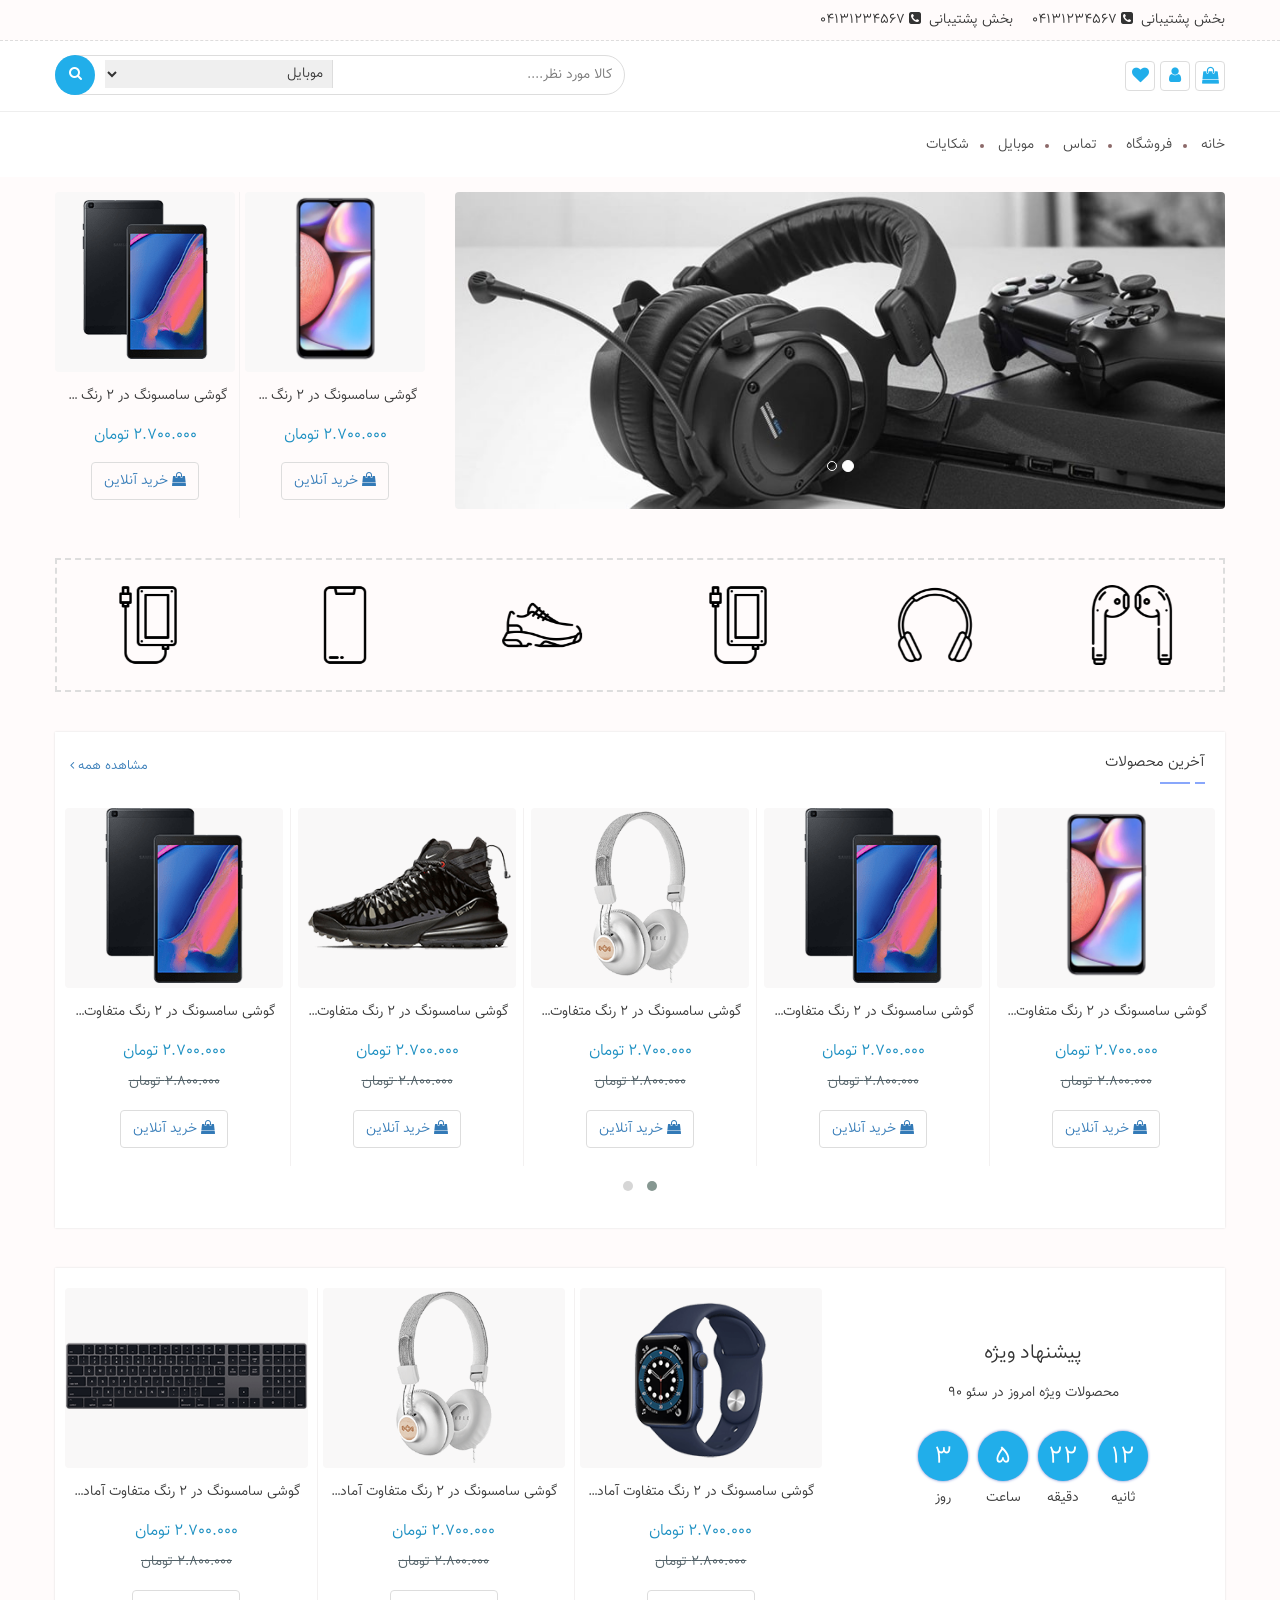
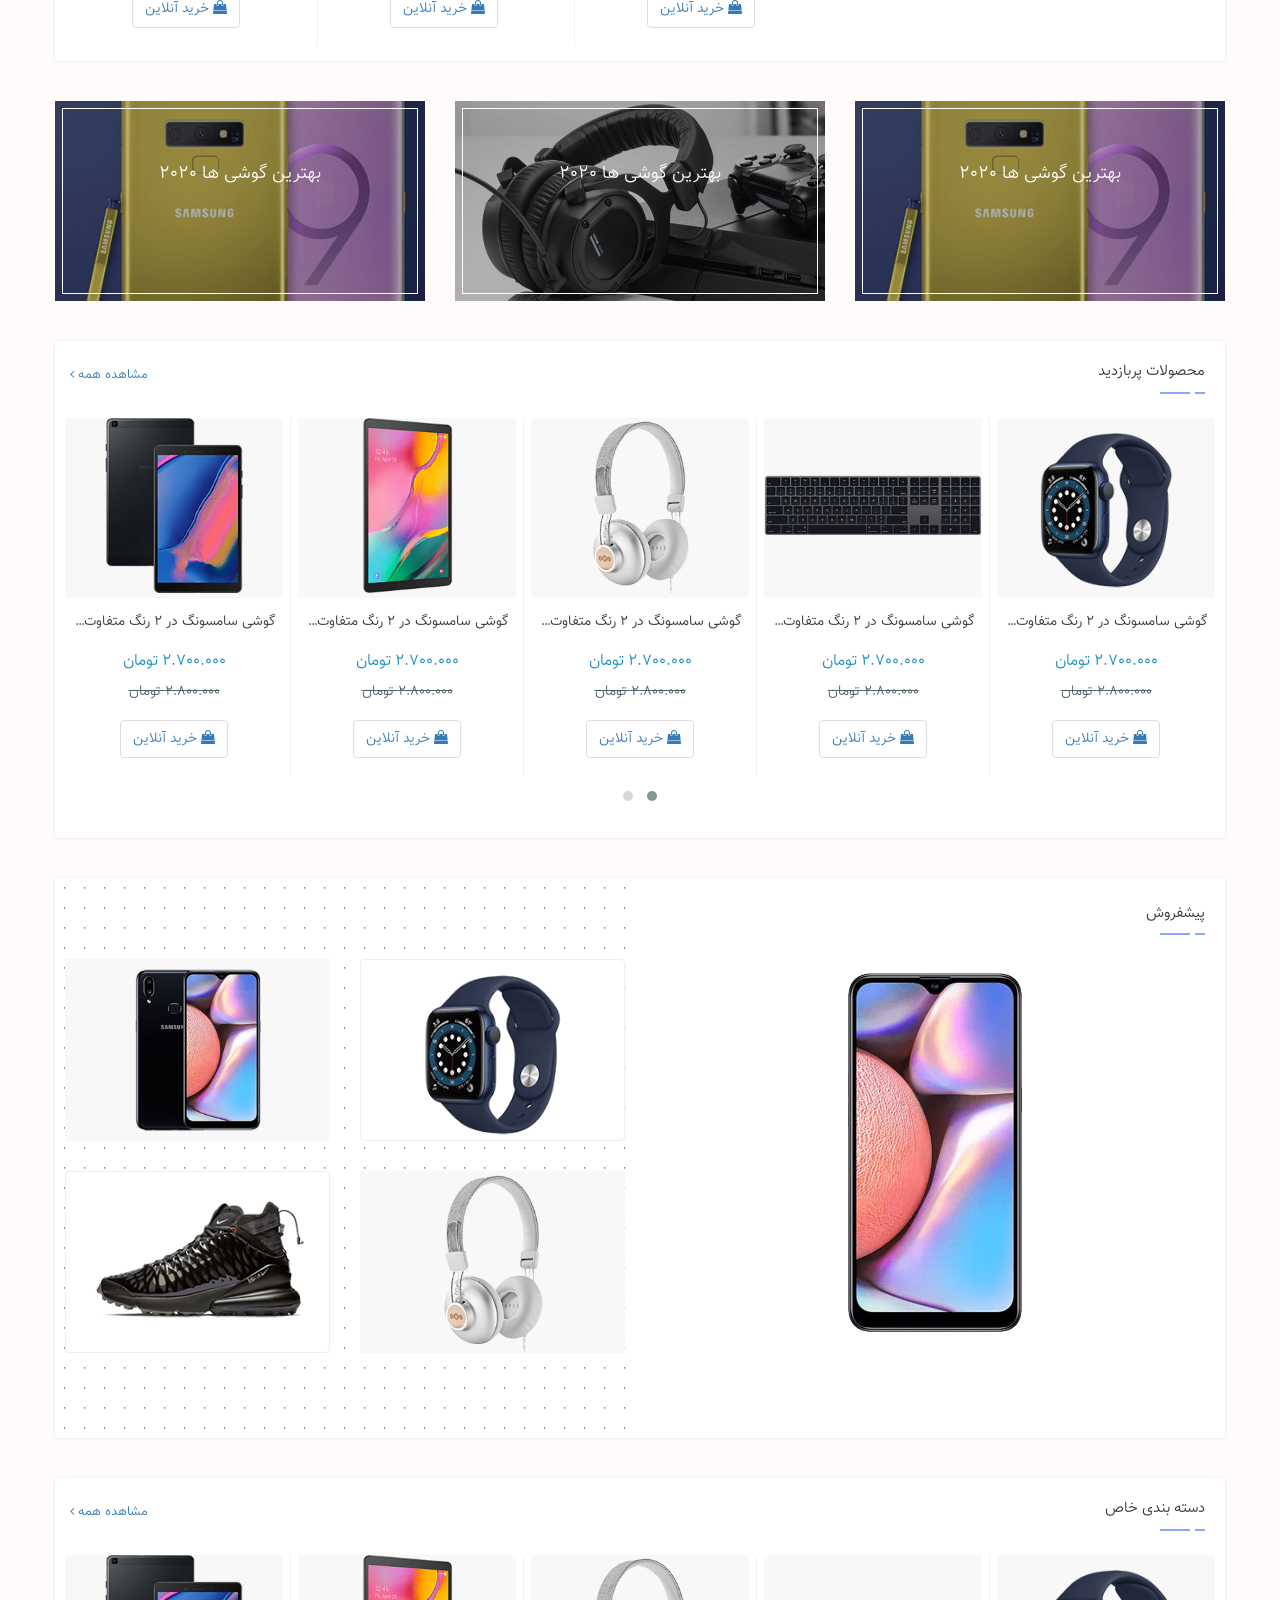
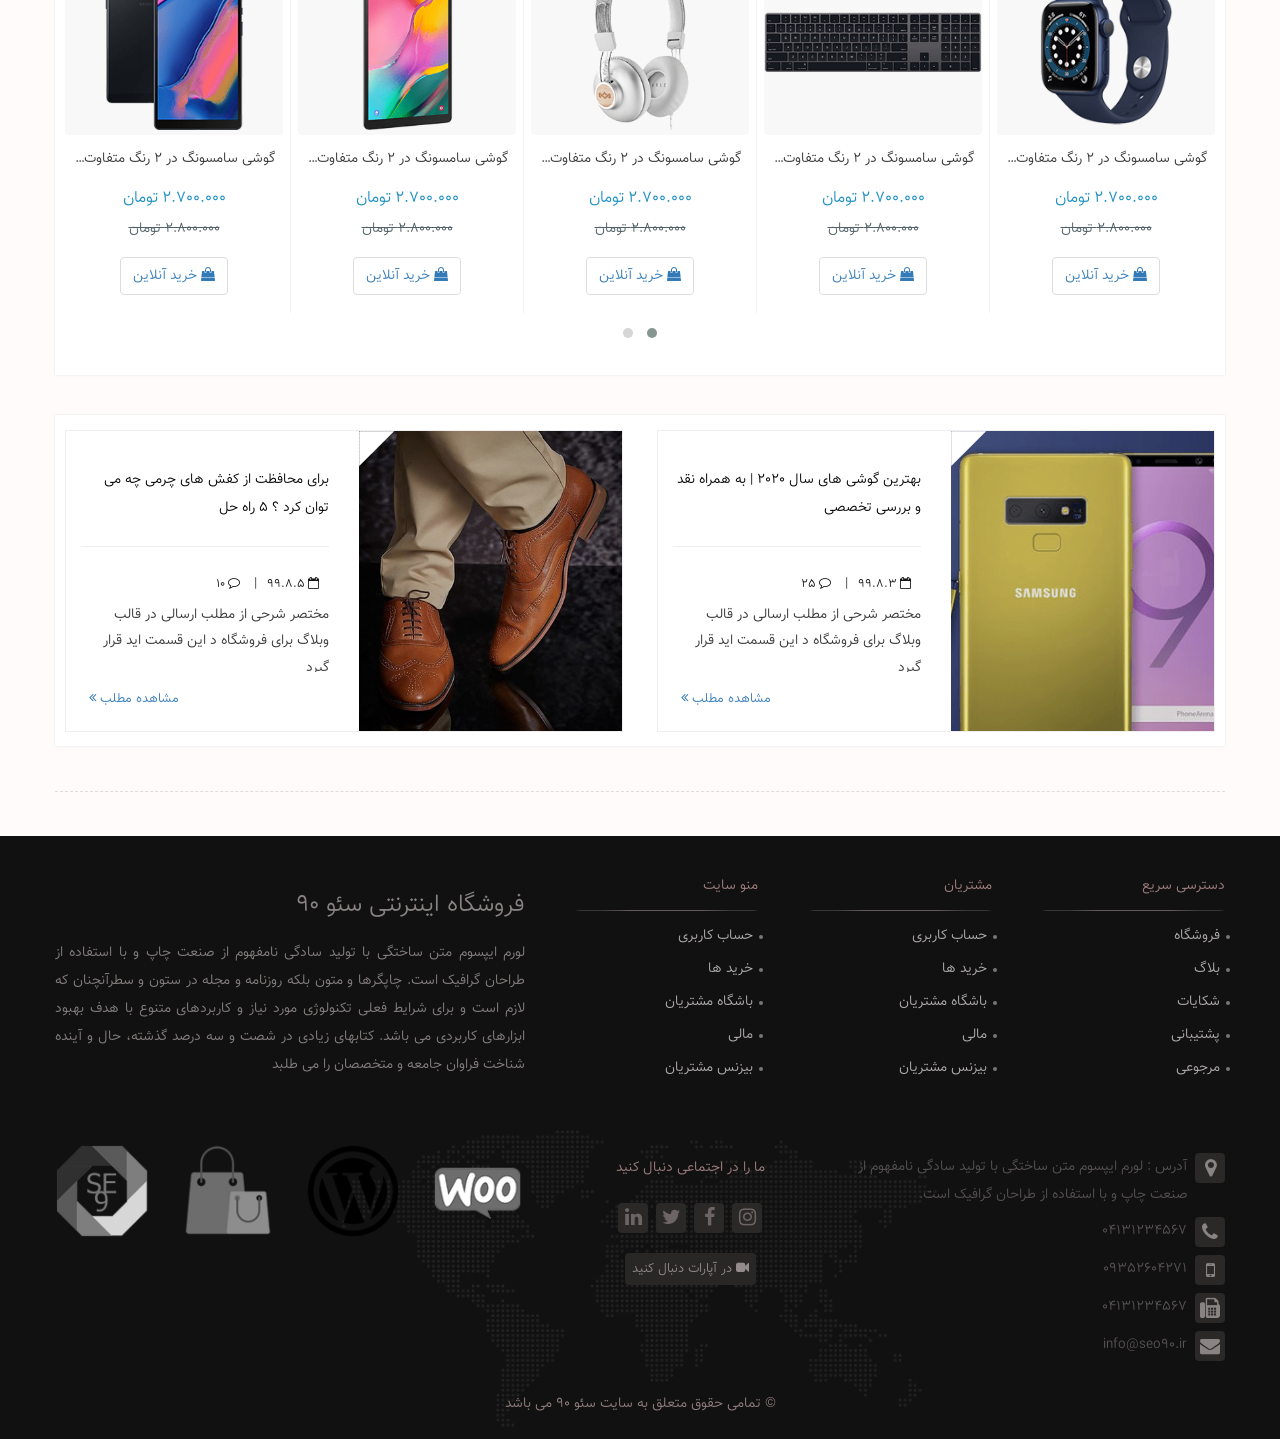
<file: index.html>
<!DOCTYPE html>
<html lang="en">

<head>
    <meta charset="utf-8">
    <meta http-equiv="X-UA-Compatible" content="IE=edge">
    <meta name="viewport" content="width=device-width, initial-scale=1">
    <title>Woo Project</title>

    <link href="css/bootstrap.min.css" rel="stylesheet">
    <link href="css/font-awesome.css" rel="stylesheet">
    <link href="css/owl.carousel.css" rel="stylesheet">
    <link href="css/owl.theme.default.css" rel="stylesheet">
    <link href="style.css" rel="stylesheet">
    <!-- HTML5 shim and Respond.js for IE8 support of HTML5 elements and media queries -->
    <!-- WARNING: Respond.js doesn't work if you view the page via file:// -->
    <!--[if lt IE 9]>
      <script src="https://oss.maxcdn.com/html5shiv/3.7.3/html5shiv.min.js"></script>
      <script src="https://oss.maxcdn.com/respond/1.4.2/respond.min.js"></script>
    <![endif]-->
</head>

<body>

<div class="top-access hidden-xs">
    <div class="container">
        <div class="row">
            <div class="col-md-6">
                <div class="access-right">
                    <span>بخش پشتیبانی &nbsp;<i class="fa fa-phone-square"></i> 04131234567</span>
                    <span>بخش پشتیبانی &nbsp;<i class="fa fa-phone-square"></i> 04131234567</span>
                </div>
            </div>
            <div class="col-md-6">
                <div class="access-left ">
                    
                </div>
            </div>
        </div>
    </div>
</div>

    <div class="top-wrap">
        <div class="container">
            <div class="row">
                <div class="col-md-6">
                    <div class="top-cart-box">
                        <ul>
                            <li title="سبد" data-toggle="tooltip" data-placement="bottom"><i
                                    class="fa fa-shopping-bag"></i></li>
                            <li title="حساب کاربری" data-toggle="tooltip" data-placement="bottom"><i
                                    class="fa fa-user"></i></li>
                            <li title="علاقمندی ها" data-toggle="tooltip" data-placement="bottom"><i
                                    class="fa fa-heart"></i></li>
                        </ul>
                    </div>
                </div>
                <div class="col-md-6">
                    <div class="form-seach">
                        <form>
                            <input type="text" name="" placeholder="کالا مورد نظر....">
                            <select>
                                <option>موبایل</option>
                                <option>لوازم خانگی</option>
                                <option>سوپر مارکت</option>
                            </select>
                            <button type="submit"><i class="fa fa-search"></i></button>
                        </form>
                    </div>
                </div>
            </div>
        </div>
    </div>


    <div class="main-menu">
        <div class="container">
            <div class="row">
                <div class="col-md-9">
                    <div class="menu-box">
                        <ul>
                            <li><a href="#">خانه</a></li>
                            <li><a href="#">فروشگاه</a>
                                <ul>
                                    <li><a href="#">خانه</a></li>
                                    <li><a href="#">فروشگاه</a></li>
                                    <li><a href="#">تماس</a>
                                        <ul>
                                            <li><a href="#">خانه</a></li>
                                            <li><a href="#">فروشگاه</a></li>
                                            <li><a href="#">تماس</a></li>
                                            <li><a href="#">موبایل</a></li>
                                            <li><a href="#">شکایات</a></li>
                                        </ul>
                                    </li>
                                    <li><a href="#">موبایل</a></li>
                                    <li><a href="#">شکایات</a></li>
                                </ul>
                            </li>
                            <li><a href="#">تماس</a></li>
                            <li><a href="#">موبایل</a></li>
                            <li><a href="#">شکایات</a></li>
                        </ul>
                    </div>
                </div>
                <div class="col-md-3">
                    <div class="logo-box">

                    </div>
                </div>
            </div>
        </div>
    </div>



    <div class="slider-wrap">
        <div class="container">
            <div class="row">
                <div class="col-md-8">
                    <div class="slider-box">
                        <div id="carousel-example-generic" class="carousel slide" data-ride="carousel">
                            <ol class="carousel-indicators">
                                <li data-target="#carousel-example-generic" data-slide-to="0" class="active"></li>
                                <li data-target="#carousel-example-generic" data-slide-to="1"></li>
                            </ol>
                            <div class="carousel-inner" role="listbox">
                                <div class="item active">
                                    <img src="img/slider2.jpg" alt="">
                                </div>
                                <div class="item">
                                    <img src="img/slider2.jpg" alt="">
                                </div>
                            </div>
                        </div>
                    </div>
                </div>
                <div class="col-md-4">
                    <div class="products-t-wrap owl-carousel owl-theme">
                        <div class="product-item">
                            <figure>
                                <figcaption class="cap-1">
                                    <img src="img/product/a10-1.png">
                                </figcaption>
                                <figcaption class="cap-2">
                                    <img src="img/product/a10-2.png">
                                </figcaption>
                            </figure>
                            <div class="product-excp">
                                <h6>گوشی سامسونگ در 2 رنگ متفاوت آماده خرید</h6>
                                <div class="pr-price text-center">
                                    <span>2.700.000 تومان</span>
                                </div>
                                <a href="#" class="a_buy"><i class="fa fa-shopping-bag"></i> خرید آنلاین</a>
                            </div>
                        </div>
                        <div class="product-item">
                            <figure>
                                <figcaption class="cap-1">
                                    <img src="img/product/tab1.png">
                                </figcaption>
                                <figcaption class="cap-2">
                                    <img src="img/product/tab2.png">
                                </figcaption>
                            </figure>
                            <div class="product-excp">
                                <h6>گوشی سامسونگ در 2 رنگ متفاوت آماده خرید</h6>
                                <div class="pr-price text-center">
                                    <span>2.700.000 تومان</span>
                                </div>
                                <a href="#" class="a_buy"><i class="fa fa-shopping-bag"></i> خرید آنلاین</a>
                            </div>
                        </div>
                    </div>
                </div>
            </div>
        </div>
    </div>



    <div class="category-slider-wrap">
        <div class="container">
            <div class="row">
                <div class="col-md-12">
                    <div class="cat-slider owl-carousel owl-theme">
                        <a href="#">
                            <div class="item text-center">
                                <img src="img/icons/airpods.png">
                            </div>
                        </a>
                        <div class="item">
                            <img src="img/icons/headphones.png">
                        </div>
                        <div class="item">
                            <img src="img/icons/powerbank.png">
                        </div>
                        <div class="item">
                            <img src="img/icons/running-shoe.png">
                        </div>
                        <div class="item">
                            <img src="img/icons/smartphone.png">
                        </div>
                        <div class="item">
                            <img src="img/icons/powerbank.png">
                        </div>
                        <div class="item">
                            <img src="img/icons/powerbank.png">
                        </div>
                        <div class="item">
                            <img src="img/icons/running-shoe.png">
                        </div>
                        <div class="item">
                            <img src="img/icons/smartphone.png">
                        </div>
                        <div class="item">
                            <img src="img/icons/powerbank.png">
                        </div>
                    </div>
                </div>
            </div>
        </div>
    </div>


    <div class="latest-products">
        <div class="container">
            <div class="sl-bx">
                <a href="#" class="see-all-a">مشاهده همه <i class="fa fa-angle-left"></i></a>
                <div class="title-box">
                    <span>آخرین محصولات</span>
                </div>

                <div class="row">
                    <div class="col-md-12">
                        <div class="latest-products-slider owl-carousel owl-theme">
                            <div class="product-item">
                                <figure>
                                    <figcaption class="cap-1">
                                        <img src="img/product/a10-1.png">
                                    </figcaption>
                                    <figcaption class="cap-2">
                                        <img src="img/product/a10-2.png">
                                    </figcaption>
                                </figure>
                                <div class="product-excp">
                                    <h6>گوشی سامسونگ در 2 رنگ متفاوت آماده خرید</h6>
                                    <div class="pr-price text-center">
                                        <span>2.700.000 تومان</span>
                                        <del>2.800.000 تومان</del>
                                    </div>
                                    <a href="#" class="a_buy"><i class="fa fa-shopping-bag"></i> خرید آنلاین</a>
                                </div>
                            </div>
                            <div class="product-item">
                                <figure>
                                    <figcaption class="cap-1">
                                        <img src="img/product/tab1.png">
                                    </figcaption>
                                    <figcaption class="cap-2">
                                        <img src="img/product/tab2.png">
                                    </figcaption>
                                </figure>
                                <div class="product-excp">
                                    <h6>گوشی سامسونگ در 2 رنگ متفاوت آماده خرید</h6>
                                    <div class="pr-price text-center">
                                        <span>2.700.000 تومان</span>
                                        <del>2.800.000 تومان</del>
                                    </div>
                                    <a href="#" class="a_buy"><i class="fa fa-shopping-bag"></i> خرید آنلاین</a>
                                </div>
                            </div>
                            <div class="product-item">
                                <figure>
                                    <figcaption class="cap-1">
                                        <img src="img/product/head1.png">
                                    </figcaption>
                                    <figcaption class="cap-2">
                                        <img src="img/product/head1.png">
                                    </figcaption>
                                </figure>
                                <div class="product-excp">
                                    <h6>گوشی سامسونگ در 2 رنگ متفاوت آماده خرید</h6>
                                    <div class="pr-price text-center">
                                        <span>2.700.000 تومان</span>
                                        <del>2.800.000 تومان</del>
                                    </div>
                                    <a href="#" class="a_buy"><i class="fa fa-shopping-bag"></i> خرید آنلاین</a>
                                </div>
                            </div>
                            <div class="product-item">
                                <figure>
                                    <figcaption class="cap-1">
                                        <img src="img/product/shoe.png">
                                    </figcaption>
                                    <figcaption class="cap-2">
                                        <img src="img/product/shoe.png">
                                    </figcaption>
                                </figure>
                                <div class="product-excp">
                                    <h6>گوشی سامسونگ در 2 رنگ متفاوت آماده خرید</h6>
                                    <div class="pr-price text-center">
                                        <span>2.700.000 تومان</span>
                                        <del>2.800.000 تومان</del>
                                    </div>
                                    <a href="#" class="a_buy"><i class="fa fa-shopping-bag"></i> خرید آنلاین</a>
                                </div>
                            </div>
                            <div class="product-item">
                                <figure>
                                    <figcaption class="cap-1">
                                        <img src="img/product/tab1.png">
                                    </figcaption>
                                    <figcaption class="cap-2">
                                        <img src="img/product/tab2.png">
                                    </figcaption>
                                </figure>
                                <div class="product-excp">
                                    <h6>گوشی سامسونگ در 2 رنگ متفاوت آماده خرید</h6>
                                    <div class="pr-price text-center">
                                        <span>2.700.000 تومان</span>
                                        <del>2.800.000 تومان</del>
                                    </div>
                                    <a href="#" class="a_buy"><i class="fa fa-shopping-bag"></i> خرید آنلاین</a>
                                </div>
                            </div>
                            <div class="product-item">
                                <figure>
                                    <figcaption class="cap-1">
                                        <img src="img/product/shoe.png">
                                    </figcaption>
                                    <figcaption class="cap-2">
                                        <img src="img/product/shoe.png">
                                    </figcaption>
                                </figure>
                                <div class="product-excp">
                                    <h6>گوشی سامسونگ در 2 رنگ متفاوت آماده خرید</h6>
                                    <div class="pr-price text-center">
                                        <span>2.700.000 تومان</span>
                                        <del>2.800.000 تومان</del>
                                    </div>
                                    <a href="#" class="a_buy"><i class="fa fa-shopping-bag"></i> خرید آنلاین</a>
                                </div>
                            </div>
                        </div>
                    </div>
                </div>
            </div>
        </div>
    </div>




    <div class="spec-offer">
        <div class="container">
            <div class="sl-bx">
                <div class="row">
                    <div class="col-md-4">
                        <div class="desc text-center" style="padding-top: 25px;">
                            <h3>پیشنهاد ویژه</h3>
                            <p>محصولات ویژه امروز در سئو 90</p>
                            <div class="counter-box">
                                <span>12 <sub>ثانیه</sub></span>

                                <span>22 <sub>دقیقه</sub></span>

                                <span>5 <sub>ساعت</sub></span>

                                <span>3 <sub>روز</sub></span>

                            </div>
                        </div>
                    </div>
                    <div class="col-md-8">
                        <div class="offer-slider owl-carousel owl-theme">
                            <div class="product-item">
                                <figure>
                                    <figcaption class="cap-1">
                                        <img src="img/product/watch1.png">
                                    </figcaption>
                                    <figcaption class="cap-2">
                                        <img src="img/product/watch2.png">
                                    </figcaption>
                                </figure>
                                <div class="product-excp">
                                    <h6>گوشی سامسونگ در 2 رنگ متفاوت آماده خرید</h6>
                                    <div class="pr-price text-center">
                                        <span>2.700.000 تومان</span>
                                        <del>2.800.000 تومان</del>
                                    </div>
                                    <a href="#" class="a_buy"><i class="fa fa-shopping-bag"></i> خرید آنلاین</a>
                                </div>
                            </div>
                            <div class="product-item">
                                <figure>
                                    <figcaption class="cap-1">
                                        <img src="img/product/head1.png">
                                    </figcaption>
                                    <figcaption class="cap-2">
                                        <img src="img/product/head1.png">
                                    </figcaption>
                                </figure>
                                <div class="product-excp">
                                    <h6>گوشی سامسونگ در 2 رنگ متفاوت آماده خرید</h6>
                                    <div class="pr-price text-center">
                                        <span>2.700.000 تومان</span>
                                        <del>2.800.000 تومان</del>
                                    </div>
                                    <a href="#" class="a_buy"><i class="fa fa-shopping-bag"></i> خرید آنلاین</a>
                                </div>
                            </div>
                            <div class="product-item">
                                <figure>
                                    <figcaption class="cap-1">
                                        <img src="img/product/keyboard1.png">
                                    </figcaption>
                                    <figcaption class="cap-2">
                                        <img src="img/product/keyboard2.png">
                                    </figcaption>
                                </figure>
                                <div class="product-excp">
                                    <h6>گوشی سامسونگ در 2 رنگ متفاوت آماده خرید</h6>
                                    <div class="pr-price text-center">
                                        <span>2.700.000 تومان</span>
                                        <del>2.800.000 تومان</del>
                                    </div>
                                    <a href="#" class="a_buy"><i class="fa fa-shopping-bag"></i> خرید آنلاین</a>
                                </div>
                            </div>
                        </div>
                    </div>
                </div>
            </div>
        </div>
    </div>




    <div class="index-ads">
        <div class="container">
            <div class="row">
                <div class="col-md-4">
                    <div class="ads-box">
                        <figure>
                            <img src="img/blog1.png" alt="">
                            <figcaption>
                                <h4>بهترین گوشی ها 2020</h4>
                            </figcaption>
                        </figure>
                    </div>
                </div>
                <div class="col-md-4">
                    <div class="ads-box">
                        <figure>
                            <img src="img/slider2.jpg" alt="">
                            <figcaption>
                                <h4>بهترین گوشی ها 2020</h4>
                            </figcaption>
                        </figure>
                    </div>
                </div>
                <div class="col-md-4">
                    <div class="ads-box">
                        <figure>
                            <img src="img/blog1.png" alt="">
                            <figcaption>
                                <h4>بهترین گوشی ها 2020</h4>
                            </figcaption>
                        </figure>
                    </div>
                </div>
            </div>
        </div>
    </div>



    <div class="latest-products">
        <div class="container">
            <div class="sl-bx">
                <a href="#" class="see-all-a">مشاهده همه <i class="fa fa-angle-left"></i></a>
                <div class="title-box">
                    <span>محصولات پربازدید</span>
                </div>
                <div class="row">
                    <div class="col-md-12">
                        <div class="latest-products-slider owl-carousel owl-theme">
                            <div class="product-item">
                                <figure>
                                    <figcaption class="cap-1">
                                        <img src="img/product/watch1.png">
                                    </figcaption>
                                    <figcaption class="cap-2">
                                        <img src="img/product/watch2.png">
                                    </figcaption>
                                </figure>
                                <div class="product-excp">
                                    <h6>گوشی سامسونگ در 2 رنگ متفاوت آماده خرید</h6>
                                    <div class="pr-price text-center">
                                        <span>2.700.000 تومان</span>
                                        <del>2.800.000 تومان</del>
                                    </div>
                                    <a href="#" class="a_buy"><i class="fa fa-shopping-bag"></i> خرید آنلاین</a>
                                </div>
                            </div>
                            <div class="product-item">
                                <figure>
                                    <figcaption class="cap-1">
                                        <img src="img/product/keyboard1.png">
                                    </figcaption>
                                    <figcaption class="cap-2">
                                        <img src="img/product/keyboard2.png">
                                    </figcaption>
                                </figure>
                                <div class="product-excp">
                                    <h6>گوشی سامسونگ در 2 رنگ متفاوت آماده خرید</h6>
                                    <div class="pr-price text-center">
                                        <span>2.700.000 تومان</span>
                                        <del>2.800.000 تومان</del>
                                    </div>
                                    <a href="#" class="a_buy"><i class="fa fa-shopping-bag"></i> خرید آنلاین</a>
                                </div>
                            </div>
                            <div class="product-item">
                                <figure>
                                    <figcaption class="cap-1">
                                        <img src="img/product/head1.png">
                                    </figcaption>
                                    <figcaption class="cap-2">
                                        <img src="img/product/head1.png">
                                    </figcaption>
                                </figure>
                                <div class="product-excp">
                                    <h6>گوشی سامسونگ در 2 رنگ متفاوت آماده خرید</h6>
                                    <div class="pr-price text-center">
                                        <span>2.700.000 تومان</span>
                                        <del>2.800.000 تومان</del>
                                    </div>
                                    <a href="#" class="a_buy"><i class="fa fa-shopping-bag"></i> خرید آنلاین</a>
                                </div>
                            </div>
                            <div class="product-item">
                                <figure>
                                    <figcaption class="cap-1">
                                        <img src="img/product/tablet1.png">
                                    </figcaption>
                                    <figcaption class="cap-2">
                                        <img src="img/product/tablet2.png">
                                    </figcaption>
                                </figure>
                                <div class="product-excp">
                                    <h6>گوشی سامسونگ در 2 رنگ متفاوت آماده خرید</h6>
                                    <div class="pr-price text-center">
                                        <span>2.700.000 تومان</span>
                                        <del>2.800.000 تومان</del>
                                    </div>
                                    <a href="#" class="a_buy"><i class="fa fa-shopping-bag"></i> خرید آنلاین</a>
                                </div>
                            </div>
                            <div class="product-item">
                                <figure>
                                    <figcaption class="cap-1">
                                        <img src="img/product/tab1.png">
                                    </figcaption>
                                    <figcaption class="cap-2">
                                        <img src="img/product/tab2.png">
                                    </figcaption>
                                </figure>
                                <div class="product-excp">
                                    <h6>گوشی سامسونگ در 2 رنگ متفاوت آماده خرید</h6>
                                    <div class="pr-price text-center">
                                        <span>2.700.000 تومان</span>
                                        <del>2.800.000 تومان</del>
                                    </div>
                                    <a href="#" class="a_buy"><i class="fa fa-shopping-bag"></i> خرید آنلاین</a>
                                </div>
                            </div>
                            <div class="product-item">
                                <figure>
                                    <figcaption class="cap-1">
                                        <img src="img/product/shoe.png">
                                    </figcaption>
                                    <figcaption class="cap-2">
                                        <img src="img/product/shoe.png">
                                    </figcaption>
                                </figure>
                                <div class="product-excp">
                                    <h6>گوشی سامسونگ در 2 رنگ متفاوت آماده خرید</h6>
                                    <div class="pr-price text-center">
                                        <span>2.700.000 تومان</span>
                                        <del>2.800.000 تومان</del>
                                    </div>
                                    <a href="#" class="a_buy"><i class="fa fa-shopping-bag"></i> خرید آنلاین</a>
                                </div>
                            </div>
                        </div>
                    </div>
                </div>
            </div>
        </div>
    </div>




    <div class="pre-sale">
        <div class="container">
            <div class="sl-bx">
                <div class="title-box">
                    <span>پیشفروش</span>
                </div>
            <div class="row">
                <div class="col-md-6">
                    <div class="pre-sale-bx">

                        <figure class="one-fig">
                            <img src="img/product/a10-1.png" alt="">
                        </figure>

                    </div>
                </div>
                <div class="col-md-6">
                    <div class="row">
                        <div class="col-md-6">
                            <div class="pre-sale-bx">
                                <figure class="bg-white border-e">
                                    <img src="img/product/watch1.png" alt="">
                                </figure> 
                            </div>
                        </div>
                        <div class="col-md-6">
                            <div class="pre-sale-bx">
                                <figure>
                                    <img src="img/product/a10-2.png" alt="">
                                </figure>
                            </div>
                        </div>
                        <div class="col-md-6">
                            <div class="pre-sale-bx">
                                <figure>
                                    <img src="img/product/head1.png" alt="">
                                </figure>
                            </div>
                        </div>
                        <div class="col-md-6">
                            <div class="pre-sale-bx">
                                <figure  class="bg-white border-e">
                                    <img src="img/product/shoe.png" alt="">
                                </figure>
                            </div>
                        </div>
                    </div>
                </div>
            </div>
            </div>
        </div>
    </div>





    <div class="latest-products">
        <div class="container">
            <div class="sl-bx">
                <a href="#" class="see-all-a">مشاهده همه <i class="fa fa-angle-left"></i></a>
                <div class="title-box">
                    <span>دسته بندی خاص</span>
                </div>
                <div class="row">
                    <div class="col-md-12">
                        <div class="latest-products-slider owl-carousel owl-theme">
                            <div class="product-item">
                                <figure>
                                    <figcaption class="cap-1">
                                        <img src="img/product/watch1.png">
                                    </figcaption>
                                    <figcaption class="cap-2">
                                        <img src="img/product/watch2.png">
                                    </figcaption>
                                </figure>
                                <div class="product-excp">
                                    <h6>گوشی سامسونگ در 2 رنگ متفاوت آماده خرید</h6>
                                    <div class="pr-price text-center">
                                        <span>2.700.000 تومان</span>
                                        <del>2.800.000 تومان</del>
                                    </div>
                                    <a href="#" class="a_buy"><i class="fa fa-shopping-bag"></i> خرید آنلاین</a>
                                </div>
                            </div>
                            <div class="product-item">
                                <figure>
                                    <figcaption class="cap-1">
                                        <img src="img/product/keyboard1.png">
                                    </figcaption>
                                    <figcaption class="cap-2">
                                        <img src="img/product/keyboard2.png">
                                    </figcaption>
                                </figure>
                                <div class="product-excp">
                                    <h6>گوشی سامسونگ در 2 رنگ متفاوت آماده خرید</h6>
                                    <div class="pr-price text-center">
                                        <span>2.700.000 تومان</span>
                                        <del>2.800.000 تومان</del>
                                    </div>
                                    <a href="#" class="a_buy"><i class="fa fa-shopping-bag"></i> خرید آنلاین</a>
                                </div>
                            </div>
                            <div class="product-item">
                                <figure>
                                    <figcaption class="cap-1">
                                        <img src="img/product/head1.png">
                                    </figcaption>
                                    <figcaption class="cap-2">
                                        <img src="img/product/head1.png">
                                    </figcaption>
                                </figure>
                                <div class="product-excp">
                                    <h6>گوشی سامسونگ در 2 رنگ متفاوت آماده خرید</h6>
                                    <div class="pr-price text-center">
                                        <span>2.700.000 تومان</span>
                                        <del>2.800.000 تومان</del>
                                    </div>
                                    <a href="#" class="a_buy"><i class="fa fa-shopping-bag"></i> خرید آنلاین</a>
                                </div>
                            </div>
                            <div class="product-item">
                                <figure>
                                    <figcaption class="cap-1">
                                        <img src="img/product/tablet1.png">
                                    </figcaption>
                                    <figcaption class="cap-2">
                                        <img src="img/product/tablet2.png">
                                    </figcaption>
                                </figure>
                                <div class="product-excp">
                                    <h6>گوشی سامسونگ در 2 رنگ متفاوت آماده خرید</h6>
                                    <div class="pr-price text-center">
                                        <span>2.700.000 تومان</span>
                                        <del>2.800.000 تومان</del>
                                    </div>
                                    <a href="#" class="a_buy"><i class="fa fa-shopping-bag"></i> خرید آنلاین</a>
                                </div>
                            </div>
                            <div class="product-item">
                                <figure>
                                    <figcaption class="cap-1">
                                        <img src="img/product/tab1.png">
                                    </figcaption>
                                    <figcaption class="cap-2">
                                        <img src="img/product/tab2.png">
                                    </figcaption>
                                </figure>
                                <div class="product-excp">
                                    <h6>گوشی سامسونگ در 2 رنگ متفاوت آماده خرید</h6>
                                    <div class="pr-price text-center">
                                        <span>2.700.000 تومان</span>
                                        <del>2.800.000 تومان</del>
                                    </div>
                                    <a href="#" class="a_buy"><i class="fa fa-shopping-bag"></i> خرید آنلاین</a>
                                </div>
                            </div>
                            <div class="product-item">
                                <figure>
                                    <figcaption class="cap-1">
                                        <img src="img/product/shoe.png">
                                    </figcaption>
                                    <figcaption class="cap-2">
                                        <img src="img/product/shoe.png">
                                    </figcaption>
                                </figure>
                                <div class="product-excp">
                                    <h6>گوشی سامسونگ در 2 رنگ متفاوت آماده خرید</h6>
                                    <div class="pr-price text-center">
                                        <span>2.700.000 تومان</span>
                                        <del>2.800.000 تومان</del>
                                    </div>
                                    <a href="#" class="a_buy"><i class="fa fa-shopping-bag"></i> خرید آنلاین</a>
                                </div>
                            </div>
                        </div>
                    </div>
                </div>
            </div>
        </div>
    </div>



    <div class="index-blog">
        <div class="container">
            <div class="sl-bx">
            <div class="row">
                <div class="blog-slider owl-carousel owl-theme">
                    <div class="item">
                        <div class="col-md-6 nopadding-r">
                            <div class="index-blog-img">
                                <figure>
                                    <img src="img/blog1.png" alt="">
                                </figure>
                            </div>
                        </div>
                        <div class="col-md-6">
                            <div class="index-blog-text">
                                <h5>بهترین گوشی های سال 2020 | به همراه نقد و بررسی تخصصی</h5><hr>
                                <span><i class="fa fa-calendar-o"></i> 99.8.3</span>|
                                <span><i class="fa fa-comment-o"></i> 25</span>
                                <p>مختصر شرحی از مطلب ارسالی در قالب وبلاگ برای فروشگاه د این قسمت اید قرار گیرد</p>
                                <div class="text-left">
                                    <a href="#">مشاهده مطلب <i class="fa fa-angle-double-left"></i></a>
                                </div>
                            </div>
                        </div>
                    </div>
                    <div class="item">
                        <div class="col-md-6 nopadding-r">
                            <div class="index-blog-img">
                                <figure>
                                <img src="img/blog2.jpg" alt="">
                            </figure>
                            </div>
                        </div>
                        <div class="col-md-6">
                            <div class="index-blog-text">
                                <h5>برای محافظت از کفش های چرمی چه می توان کرد ؟ 5 راه حل</h5><hr>
                                <span><i class="fa fa-calendar-o"></i> 99.8.5</span>|
                                <span><i class="fa fa-comment-o"></i> 10</span>
                                <p>مختصر شرحی از مطلب ارسالی در قالب وبلاگ برای فروشگاه د این قسمت اید قرار گیرد</p>
                                <div class="text-left">
                                    <a href="#">مشاهده مطلب <i class="fa fa-angle-double-left"></i></a>
                                </div>
                            </div>
                        </div>
                    </div>
                </div>
            </div>
        </div>
    </div>


    <div class="footer-wrap">
        <div class="container">
            <div class="row">
                <div class="col-md-7">
                    <div class="row">
                        <div class="col-md-4">
                            <div class="footer-menu">
                                <span class="title">دسترسی سریع</span>
                                <ul>
                                    <li><a href="#">فروشگاه</a></li>
                                    <li><a href="#">بلاگ</a></li>
                                    <li><a href="#">شکایات</a></li>
                                    <li><a href="#">پشتیبانی</a></li>
                                    <li><a href="#">مرجوعی</a></li>
                                </ul>
                            </div>
                        </div>
                        <div class="col-md-4">
                            <div class="footer-menu">
                                <span class="title">مشتریان</span>
                                <ul>
                                    <li><a href="#">حساب کاربری</a></li>
                                    <li><a href="#">خرید ها</a></li>
                                    <li><a href="#">باشگاه مشتریان</a></li>
                                    <li><a href="#">مالی</a></li>
                                    <li><a href="#">بیزنس مشتریان</a></li>
                                </ul>
                            </div>
                        </div>
                        <div class="col-md-4">
                            <div class="footer-menu">
                                <span class="title">منو سایت</span>
                                <ul>
                                    <li><a href="#">حساب کاربری</a></li>
                                    <li><a href="#">خرید ها</a></li>
                                    <li><a href="#">باشگاه مشتریان</a></li>
                                    <li><a href="#">مالی</a></li>
                                    <li><a href="#">بیزنس مشتریان</a></li>
                                </ul>
                            </div>
                        </div>
                    </div>
                </div>
                <div class="col-md-5">
                    <div class="footer-desc">
                        <h1>فروشگاه اینترنتی سئو 90</h1>
                        <p>لورم ایپسوم متن ساختگی با تولید سادگی نامفهوم از صنعت چاپ و با استفاده از طراحان گرافیک است. چاپگرها و متون بلکه روزنامه و مجله در ستون و سطرآنچنان که لازم است و برای شرایط فعلی تکنولوژی مورد نیاز و کاربردهای متنوع با هدف بهبود ابزارهای کاربردی می باشد. کتابهای زیادی در شصت و سه درصد گذشته، حال و آینده شناخت فراوان جامعه و متخصصان را می طلبد</p>
                    </div>
                </div>
            </div>
        </div>
    </div>



    <div class="footer-mega">
        <div class="container">
            <div class="row">
                <div class="col-md-4">
                    <div class="footer-add">
                        <ul>
                            <li><i class="fa fa-map-marker"></i> آدرس : لورم ایپسوم متن ساختگی با تولید سادگی نامفهوم از صنعت چاپ و با استفاده از طراحان گرافیک است.</li>
                            <li><i class="fa fa-phone"></i> 04131234567</li>
                            <li><i class="fa fa-mobile"></i>09352604271</li>
                            <li><i class="fa fa-fax"></i>04131234567</li>
                            <li><i class="fa fa-envelope"></i>info@seo90.ir</li>
                        </ul>
                    </div>
                </div>
                    <div class="col-md-3 text-center">
                        <div class="footer-social">
                            <span class="title">ما را در اجتماعی دنبال کنید</span>
                            <ul>
                                <li><a href="#"><i class="fa fa-instagram"></i></a></li>
                                <li><a href="#"><i class="fa fa-facebook"></i></a></li>
                                <li><a href="#"><i class="fa fa-twitter"></i></a></li>
                                <li><a href="#"><i class="fa fa-linkedin"></i></a></li>
                            </ul>
                            <a href="#" class="footer-ap"><i class="fa fa-video-camera"></i> در آپارات دنبال کنید</a>
                        </div>
                    </div>
                    <div class="col-md-5">
                        <div class="footer-logo">
                            <div class="row">
                                <div class="col-md-3">
                                    <div class="footer-brands"><img src="img/footer/wooo-footer.png" alt=""></div>
                                </div>
                                <div class="col-md-3">
                                    <div class="footer-brands"><img src="img/footer/wor-footer.png" alt=""></div>
                                </div>
                                <div class="col-md-3">
                                    <div class="footer-brands"><img src="img/footer/cart-footer.png" alt=""></div>
                                </div>
                                <div class="col-md-3">
                                    <div class="footer-brands"><img src="img/footer/se-footer.png" alt=""></div>
                                </div>
                            </div>
                        </div>
                    </div>
                <div class="col-md-12 text-center">
                    <div class="copy-r">
                        <span>&copy; تمامی حقوق متعلق به سایت سئو 90 می باشد </span>
                    </div>
                </div>
            </div>
        </div>
    </div>


    <script src="js/Jquery.js"></script>
    <script src="js/bootstrap.min.js"></script>
    <script src="js/owl.carousel.min.js"></script>
    <script src="js/index.js"></script>
</body>

</html>
</file>
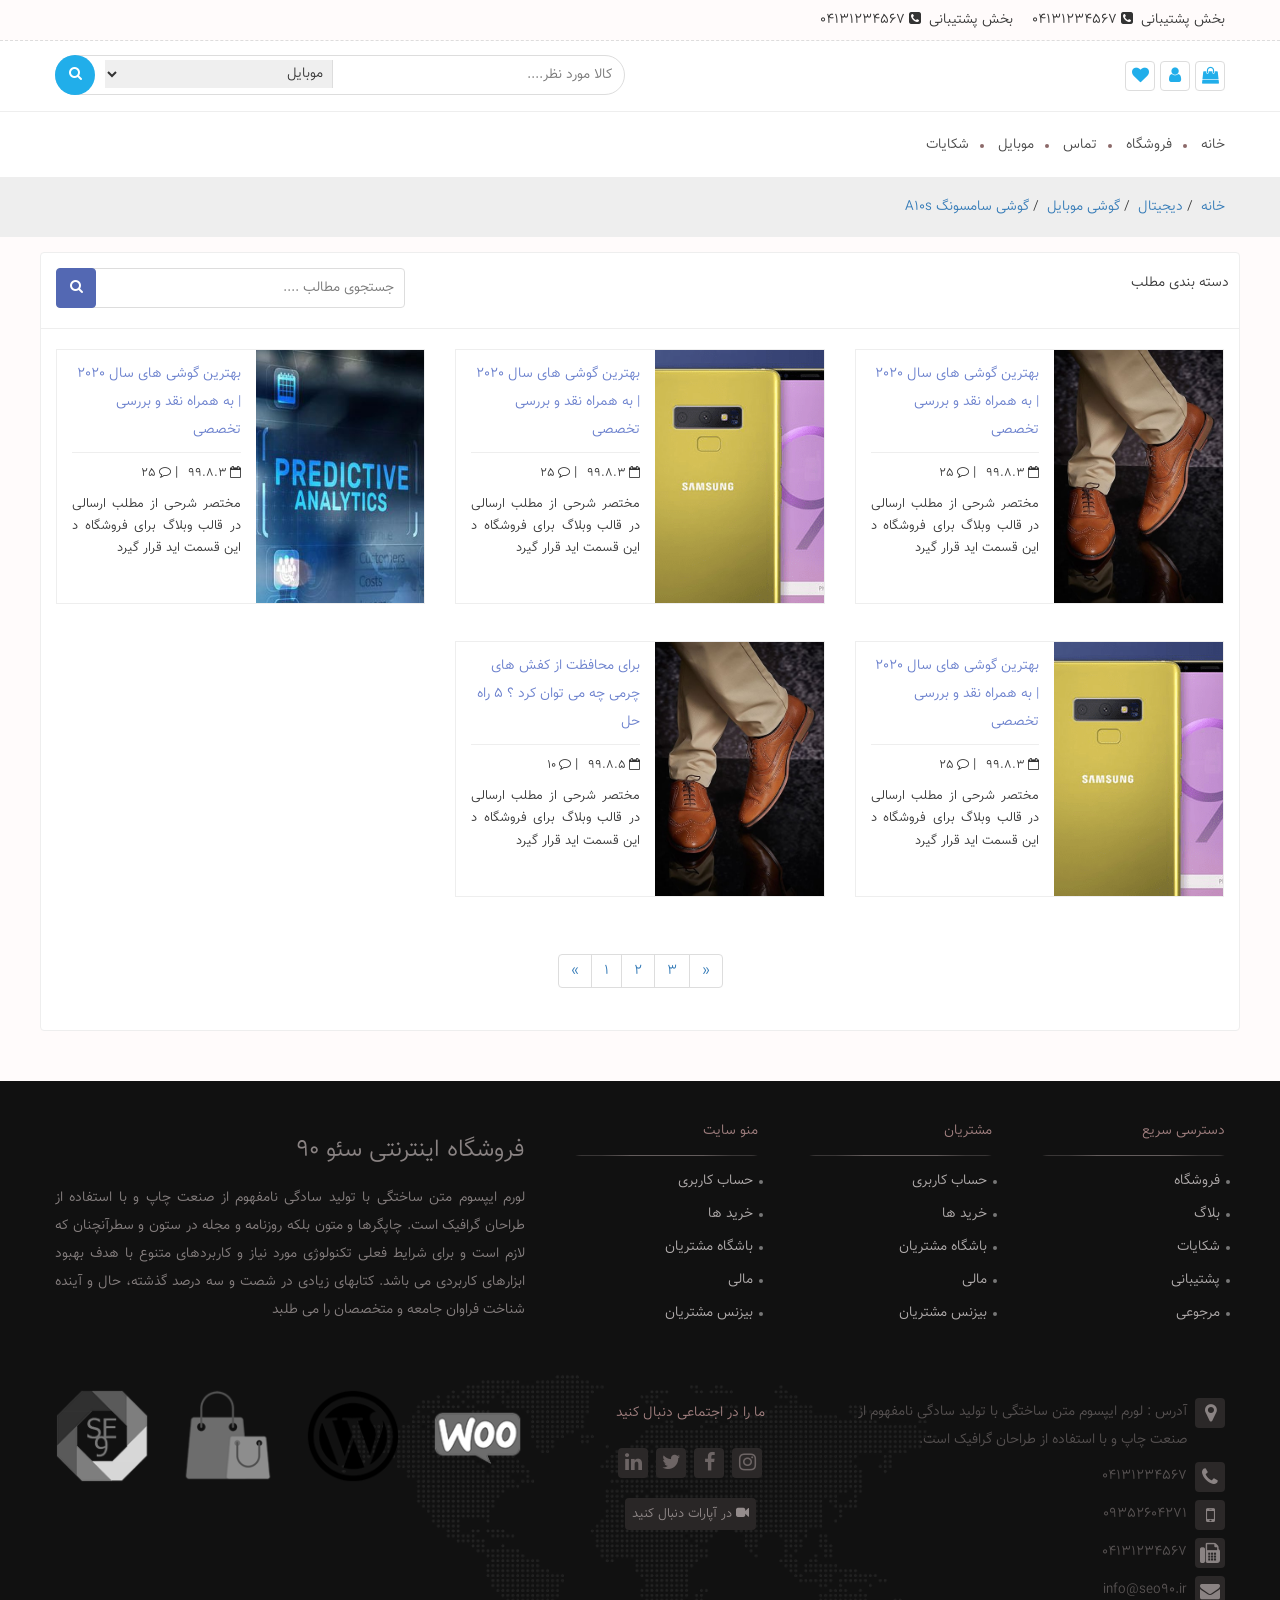
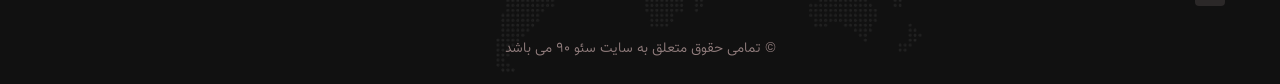
<file: archive-post.html>
<!DOCTYPE html>
<html lang="en">

<head>
    <meta charset="utf-8">
    <meta http-equiv="X-UA-Compatible" content="IE=edge">
    <meta name="viewport" content="width=device-width, initial-scale=1">
    <title>Woo Project</title>

    <link href="css/bootstrap.min.css" rel="stylesheet">
    <link href="css/font-awesome.css" rel="stylesheet">
    <link href="css/owl.carousel.css" rel="stylesheet">
    <link href="css/owl.theme.default.css" rel="stylesheet">
    <link href="style.css" rel="stylesheet">
    <!-- HTML5 shim and Respond.js for IE8 support of HTML5 elements and media queries -->
    <!-- WARNING: Respond.js doesn't work if you view the page via file:// -->
    <!--[if lt IE 9]>
      <script src="https://oss.maxcdn.com/html5shiv/3.7.3/html5shiv.min.js"></script>
      <script src="https://oss.maxcdn.com/respond/1.4.2/respond.min.js"></script>
    <![endif]-->
</head>

<body>

    <div class="top-access hidden-xs">
        <div class="container">
            <div class="row">
                <div class="col-md-6">
                    <div class="access-right">
                        <span>بخش پشتیبانی &nbsp;<i class="fa fa-phone-square"></i> 04131234567</span>
                        <span>بخش پشتیبانی &nbsp;<i class="fa fa-phone-square"></i> 04131234567</span>
                    </div>
                </div>
                <div class="col-md-6">
                    <div class="access-left ">

                    </div>
                </div>
            </div>
        </div>
    </div>

    <div class="top-wrap">
        <div class="container">
            <div class="row">
                <div class="col-md-6">
                    <div class="top-cart-box">
                        <ul>
                            <li title="سبد" data-toggle="tooltip" data-placement="bottom"><i
                                    class="fa fa-shopping-bag"></i></li>
                            <li title="حساب کاربری" data-toggle="tooltip" data-placement="bottom"><i
                                    class="fa fa-user"></i></li>
                            <li title="علاقمندی ها" data-toggle="tooltip" data-placement="bottom"><i
                                    class="fa fa-heart"></i></li>
                        </ul>
                    </div>
                </div>
                <div class="col-md-6">
                    <div class="form-seach">
                        <form>
                            <input type="text" name="" placeholder="کالا مورد نظر....">
                            <select>
                                <option>موبایل</option>
                                <option>لوازم خانگی</option>
                                <option>سوپر مارکت</option>
                            </select>
                            <button type="submit"><i class="fa fa-search"></i></button>
                        </form>
                    </div>
                </div>
            </div>
        </div>
    </div>


    <div class="main-menu">
        <div class="container">
            <div class="row">
                <div class="col-md-9">
                    <div class="menu-box">
                        <ul>
                            <li><a href="#">خانه</a></li>
                            <li><a href="#">فروشگاه</a>
                                <ul>
                                    <li><a href="#">خانه</a></li>
                                    <li><a href="#">فروشگاه</a></li>
                                    <li><a href="#">تماس</a>
                                        <ul>
                                            <li><a href="#">خانه</a></li>
                                            <li><a href="#">فروشگاه</a></li>
                                            <li><a href="#">تماس</a></li>
                                            <li><a href="#">موبایل</a></li>
                                            <li><a href="#">شکایات</a></li>
                                        </ul>
                                    </li>
                                    <li><a href="#">موبایل</a></li>
                                    <li><a href="#">شکایات</a></li>
                                </ul>
                            </li>
                            <li><a href="#">تماس</a></li>
                            <li><a href="#">موبایل</a></li>
                            <li><a href="#">شکایات</a></li>
                        </ul>
                    </div>
                </div>
                <div class="col-md-3">
                    <div class="logo-box">

                    </div>
                </div>
            </div>
        </div>
    </div>


    <div class="bread-crumbs">
        <div class="container">
            <a href="#">خانه</a>/
            <a href="#">دیجیتال</a>/
            <a href="#">گوشی موبایل</a>/
            <a href="#">گوشی سامسونگ A10s</a>
        </div>
    </div>



    <div class="container">
        <div class="row ">
            <div class="pages-body archive-post">
                <div class="row">
                    <div class="col-md-4">
                        <span class="page-title">دسته بندی مطلب</span>
                    </div>
                    <div class="col-md-4"></div>
                    <div class="col-md-4 text-left">
                        <div class="post-search-box">
                            <form>
                                <input type="text" name="s" placeholder="جستجوی مطالب ....">
                                <button type="submit"><i class="fa fa-search"></i></button>
                            </form>
                        </div>
                    </div>
                </div>
                <hr>
                <div class="col-md-4">
                    <div class="item">
                        <div class="col-md-6 nopadding-r">
                            <div class="index-blog-img">
                                <figure>
                                    <img src="img/blog2.jpg" alt="">
                                </figure>
                            </div>
                        </div>
                        <div class="col-md-6 nopadding-r">
                            <div class="index-blog-text">
                                <h5>بهترین گوشی های سال 2020 | به همراه نقد و بررسی تخصصی</h5><hr>
                                <span><i class="fa fa-calendar-o"></i> 99.8.3</span>|
                                <span><i class="fa fa-comment-o"></i> 25</span>
                                <p>مختصر شرحی از مطلب ارسالی در قالب وبلاگ برای فروشگاه د این قسمت اید قرار گیرد</p>
                            </div>
                        </div>
                    </div>
                   
                </div>
                <div class="col-md-4">
                    <div class="item">
                        <div class="col-md-6 nopadding-r">
                            <div class="index-blog-img">
                                <figure>
                                    <img src="img/blog1.png" alt="">
                                </figure>
                            </div>
                        </div>
                        <div class="col-md-6 nopadding-r">
                            <div class="index-blog-text">
                                <h5>بهترین گوشی های سال 2020 | به همراه نقد و بررسی تخصصی</h5><hr>
                                <span><i class="fa fa-calendar-o"></i> 99.8.3</span>|
                                <span><i class="fa fa-comment-o"></i> 25</span>
                                <p>مختصر شرحی از مطلب ارسالی در قالب وبلاگ برای فروشگاه د این قسمت اید قرار گیرد</p>
                            </div>
                        </div>
                    </div>
                   
                </div>
                <div class="col-md-4">
                    <div class="item">
                        <div class="col-md-6 nopadding-r">
                            <div class="index-blog-img">
                                <figure>
                                    <img src="img/960x0-min.jpg" alt="">
                                </figure>
                            </div>
                        </div>
                        <div class="col-md-6 nopadding-r">
                            <div class="index-blog-text">
                                <h5>بهترین گوشی های سال 2020 | به همراه نقد و بررسی تخصصی</h5><hr>
                                <span><i class="fa fa-calendar-o"></i> 99.8.3</span>|
                                <span><i class="fa fa-comment-o"></i> 25</span>
                                <p>مختصر شرحی از مطلب ارسالی در قالب وبلاگ برای فروشگاه د این قسمت اید قرار گیرد</p>
                            </div>
                        </div>
                    </div>
                   
                </div>
                <div class="col-md-4">
                    <div class="item">
                        <div class="col-md-6 nopadding-r">
                            <div class="index-blog-img">
                                <figure>
                                    <img src="img/blog1.png" alt="">
                                </figure>
                            </div>
                        </div>
                        <div class="col-md-6 nopadding-r">
                            <div class="index-blog-text">
                                <h5>بهترین گوشی های سال 2020 | به همراه نقد و بررسی تخصصی</h5><hr>
                                <span><i class="fa fa-calendar-o"></i> 99.8.3</span>|
                                <span><i class="fa fa-comment-o"></i> 25</span>
                                <p>مختصر شرحی از مطلب ارسالی در قالب وبلاگ برای فروشگاه د این قسمت اید قرار گیرد</p>
                            </div>
                        </div>
                    </div>
                   
                </div>
                <div class="col-md-4">
                    <div class="item">
                        <div class="col-md-6 nopadding-r">
                            <div class="index-blog-img">
                                <figure>
                                <img src="img/blog2.jpg" alt="">
                            </figure>
                            </div>
                        </div>
                        <div class="col-md-6 nopadding-r">
                            <div class="index-blog-text">
                                <h5>برای محافظت از کفش های چرمی چه می توان کرد ؟ 5 راه حل</h5><hr>
                                <span><i class="fa fa-calendar-o"></i> 99.8.5</span>|
                                <span><i class="fa fa-comment-o"></i> 10</span>
                                <p>مختصر شرحی از مطلب ارسالی در قالب وبلاگ برای فروشگاه د این قسمت اید قرار گیرد</p>
                            </div>
                        </div>
                    </div>
                </div>
                <div class="col-md-12 text-center">
                    <div class="paginate-box">
                        <nav aria-label="Page navigation example">
                            <ul class="pagination">
                                <li class="page-item">
                                    <a class="page-link" href="#" aria-label="Next">
                                      <span aria-hidden="true">&raquo;</span>
                                      <span class="sr-only">Next</span>
                                    </a>
                                  </li>
                              <li class="page-item"><a class="page-link" href="#">1</a></li>
                              <li class="page-item"><a class="page-link" href="#">2</a></li>
                              <li class="page-item"><a class="page-link" href="#">3</a></li>
                              <li class="page-item">
                                <a class="page-link" href="#" aria-label="Previous">
                                  <span aria-hidden="true">&laquo;</span>
                                  <span class="sr-only">Previous</span>
                                </a>
                              </li>
                            </ul>
                          </nav>
                     </div>
                 </div>
            </div>
        </div>
    </div>

    <div class="footer-wrap">
        <div class="container">
            <div class="row">
                <div class="col-md-7">
                    <div class="row">
                        <div class="col-md-4">
                            <div class="footer-menu">
                                <span class="title">دسترسی سریع</span>
                                <ul>
                                    <li><a href="#">فروشگاه</a></li>
                                    <li><a href="#">بلاگ</a></li>
                                    <li><a href="#">شکایات</a></li>
                                    <li><a href="#">پشتیبانی</a></li>
                                    <li><a href="#">مرجوعی</a></li>
                                </ul>
                            </div>
                        </div>
                        <div class="col-md-4">
                            <div class="footer-menu">
                                <span class="title">مشتریان</span>
                                <ul>
                                    <li><a href="#">حساب کاربری</a></li>
                                    <li><a href="#">خرید ها</a></li>
                                    <li><a href="#">باشگاه مشتریان</a></li>
                                    <li><a href="#">مالی</a></li>
                                    <li><a href="#">بیزنس مشتریان</a></li>
                                </ul>
                            </div>
                        </div>
                        <div class="col-md-4">
                            <div class="footer-menu">
                                <span class="title">منو سایت</span>
                                <ul>
                                    <li><a href="#">حساب کاربری</a></li>
                                    <li><a href="#">خرید ها</a></li>
                                    <li><a href="#">باشگاه مشتریان</a></li>
                                    <li><a href="#">مالی</a></li>
                                    <li><a href="#">بیزنس مشتریان</a></li>
                                </ul>
                            </div>
                        </div>
                    </div>
                </div>
                <div class="col-md-5">
                    <div class="footer-desc">
                        <h1>فروشگاه اینترنتی سئو 90</h1>
                        <p>لورم ایپسوم متن ساختگی با تولید سادگی نامفهوم از صنعت چاپ و با استفاده از طراحان گرافیک است.
                            چاپگرها و متون بلکه روزنامه و مجله در ستون و سطرآنچنان که لازم است و برای شرایط فعلی
                            تکنولوژی مورد نیاز و کاربردهای متنوع با هدف بهبود ابزارهای کاربردی می باشد. کتابهای زیادی در
                            شصت و سه درصد گذشته، حال و آینده شناخت فراوان جامعه و متخصصان را می طلبد</p>
                    </div>
                </div>
            </div>
        </div>
    </div>



    <div class="footer-mega">
        <div class="container">
            <div class="row">
                <div class="col-md-4">
                    <div class="footer-add">
                        <ul>
                            <li><i class="fa fa-map-marker"></i> آدرس : لورم ایپسوم متن ساختگی با تولید سادگی نامفهوم از
                                صنعت چاپ و با استفاده از طراحان گرافیک است.</li>
                            <li><i class="fa fa-phone"></i> 04131234567</li>
                            <li><i class="fa fa-mobile"></i>09352604271</li>
                            <li><i class="fa fa-fax"></i>04131234567</li>
                            <li><i class="fa fa-envelope"></i>info@seo90.ir</li>
                        </ul>
                    </div>
                </div>
                <div class="col-md-3 text-center">
                    <div class="footer-social">
                        <span class="title">ما را در اجتماعی دنبال کنید</span>
                        <ul>
                            <li><a href="#"><i class="fa fa-instagram"></i></a></li>
                            <li><a href="#"><i class="fa fa-facebook"></i></a></li>
                            <li><a href="#"><i class="fa fa-twitter"></i></a></li>
                            <li><a href="#"><i class="fa fa-linkedin"></i></a></li>
                        </ul>
                        <a href="#" class="footer-ap"><i class="fa fa-video-camera"></i> در آپارات دنبال کنید</a>
                    </div>
                </div>
                <div class="col-md-5">
                    <div class="footer-logo">
                        <div class="row">
                            <div class="col-md-3">
                                <div class="footer-brands"><img src="img/footer/wooo-footer.png" alt=""></div>
                            </div>
                            <div class="col-md-3">
                                <div class="footer-brands"><img src="img/footer/wor-footer.png" alt=""></div>
                            </div>
                            <div class="col-md-3">
                                <div class="footer-brands"><img src="img/footer/cart-footer.png" alt=""></div>
                            </div>
                            <div class="col-md-3">
                                <div class="footer-brands"><img src="img/footer/se-footer.png" alt=""></div>
                            </div>
                        </div>
                    </div>
                </div>
                <div class="col-md-12 text-center">
                    <div class="copy-r">
                        <span>&copy; تمامی حقوق متعلق به سایت سئو 90 می باشد </span>
                    </div>
                </div>
            </div>
        </div>
    </div>


    <script src="js/Jquery.js"></script>
    <script src="js/bootstrap.min.js"></script>
    <script src="js/owl.carousel.min.js"></script>
    <script src="js/index.js"></script>
</body>

</html>
</file>
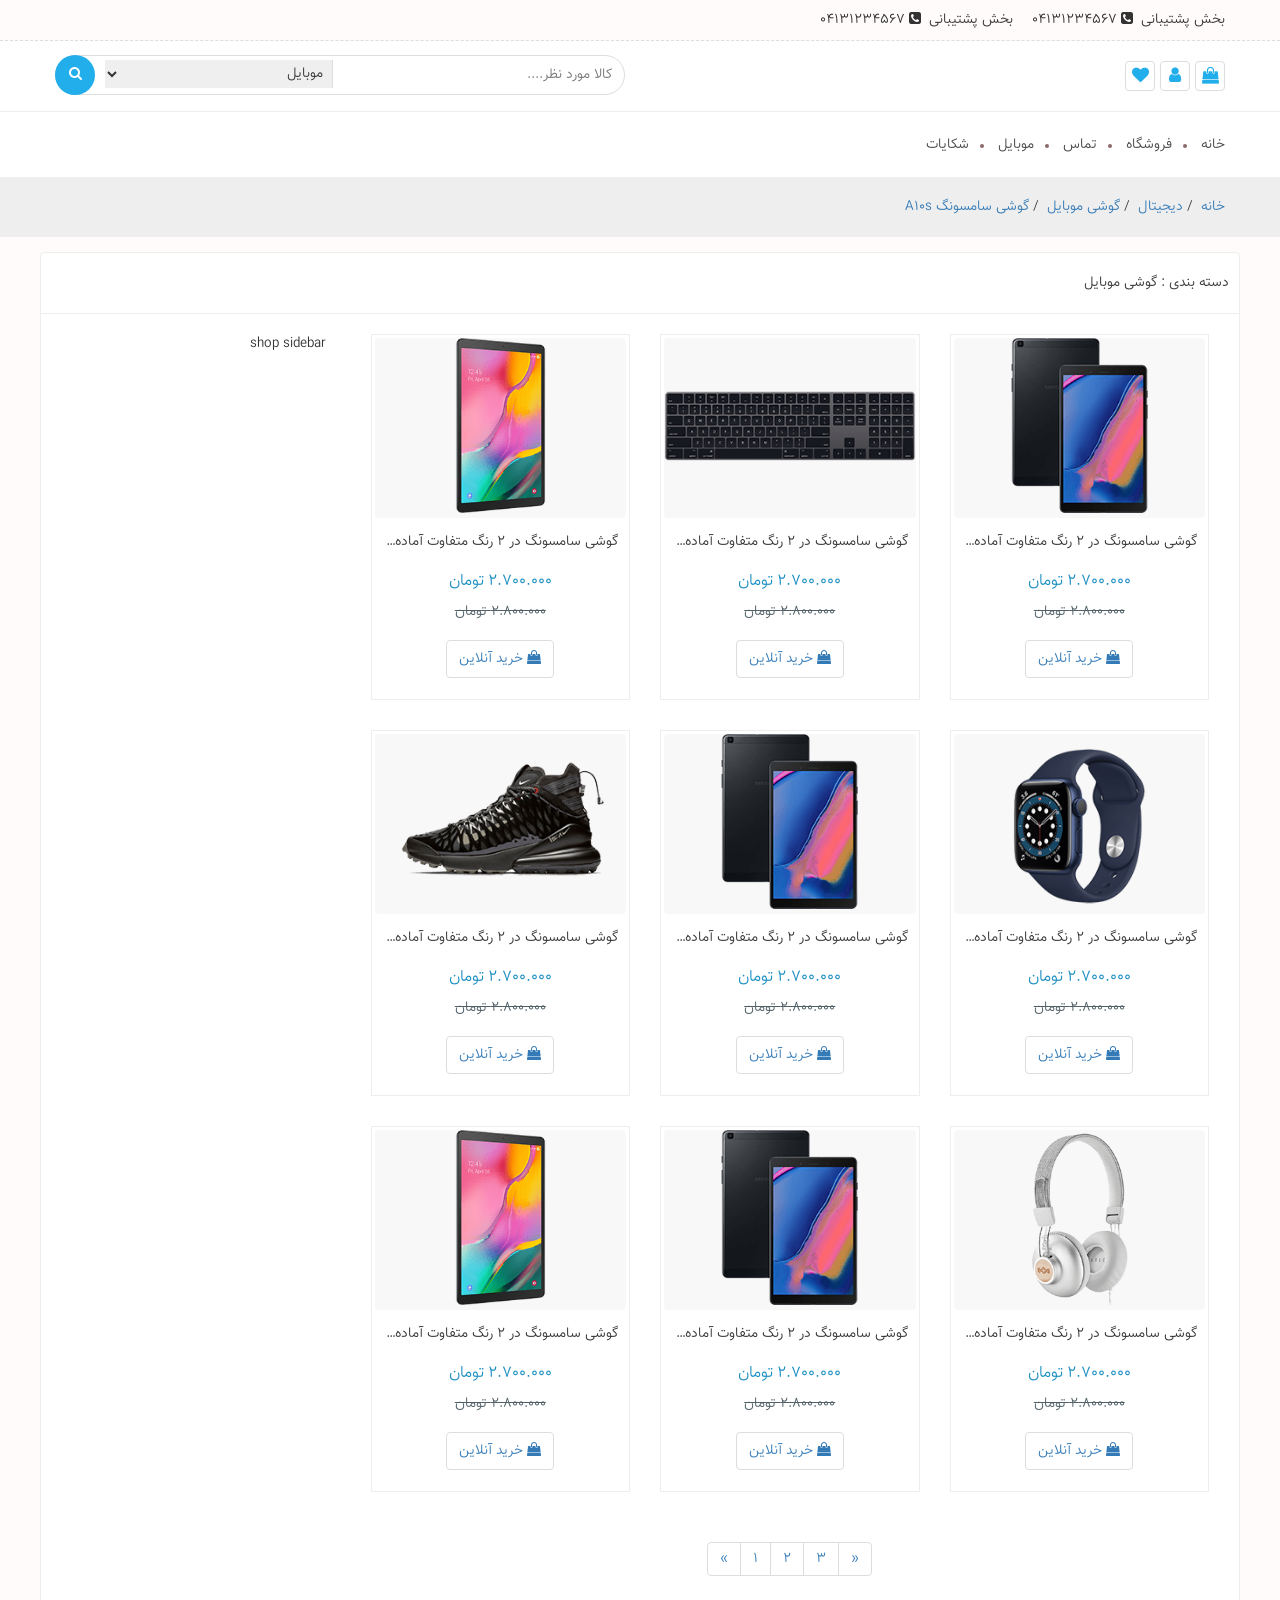
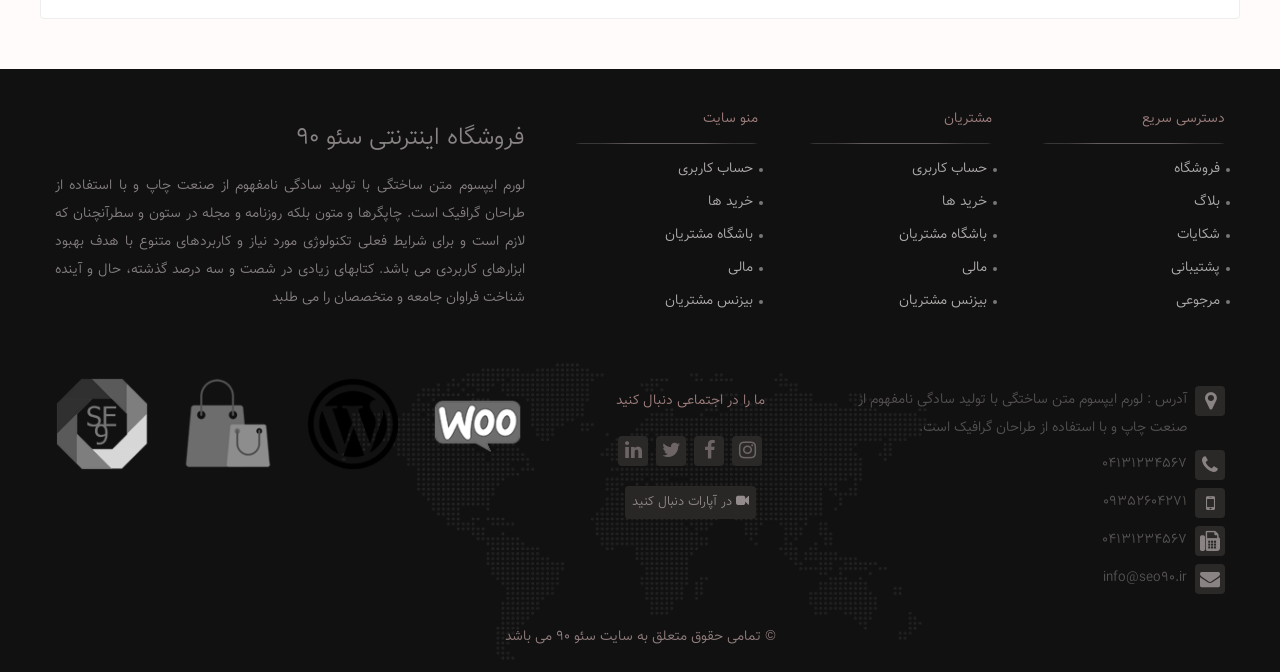
<file: archive-product.html>
<!DOCTYPE html>
<html lang="en">

<head>
    <meta charset="utf-8">
    <meta http-equiv="X-UA-Compatible" content="IE=edge">
    <meta name="viewport" content="width=device-width, initial-scale=1">
    <title>Woo Project</title>

    <link href="css/bootstrap.min.css" rel="stylesheet">
    <link href="css/font-awesome.css" rel="stylesheet">
    <link href="css/owl.carousel.css" rel="stylesheet">
    <link href="css/owl.theme.default.css" rel="stylesheet">
    <link href="style.css" rel="stylesheet">
    <!-- HTML5 shim and Respond.js for IE8 support of HTML5 elements and media queries -->
    <!-- WARNING: Respond.js doesn't work if you view the page via file:// -->
    <!--[if lt IE 9]>
      <script src="https://oss.maxcdn.com/html5shiv/3.7.3/html5shiv.min.js"></script>
      <script src="https://oss.maxcdn.com/respond/1.4.2/respond.min.js"></script>
    <![endif]-->
</head>

<body>

    <div class="top-access hidden-xs">
        <div class="container">
            <div class="row">
                <div class="col-md-6">
                    <div class="access-right">
                        <span>بخش پشتیبانی &nbsp;<i class="fa fa-phone-square"></i> 04131234567</span>
                        <span>بخش پشتیبانی &nbsp;<i class="fa fa-phone-square"></i> 04131234567</span>
                    </div>
                </div>
                <div class="col-md-6">
                    <div class="access-left ">

                    </div>
                </div>
            </div>
        </div>
    </div>

    <div class="top-wrap">
        <div class="container">
            <div class="row">
                <div class="col-md-6">
                    <div class="top-cart-box">
                        <ul>
                            <li title="سبد" data-toggle="tooltip" data-placement="bottom"><i
                                    class="fa fa-shopping-bag"></i></li>
                            <li title="حساب کاربری" data-toggle="tooltip" data-placement="bottom"><i
                                    class="fa fa-user"></i></li>
                            <li title="علاقمندی ها" data-toggle="tooltip" data-placement="bottom"><i
                                    class="fa fa-heart"></i></li>
                        </ul>
                    </div>
                </div>
                <div class="col-md-6">
                    <div class="form-seach">
                        <form>
                            <input type="text" name="" placeholder="کالا مورد نظر....">
                            <select>
                                <option>موبایل</option>
                                <option>لوازم خانگی</option>
                                <option>سوپر مارکت</option>
                            </select>
                            <button type="submit"><i class="fa fa-search"></i></button>
                        </form>
                    </div>
                </div>
            </div>
        </div>
    </div>


    <div class="main-menu">
        <div class="container">
            <div class="row">
                <div class="col-md-9">
                    <div class="menu-box">
                        <ul>
                            <li><a href="#">خانه</a></li>
                            <li><a href="#">فروشگاه</a>
                                <ul>
                                    <li><a href="#">خانه</a></li>
                                    <li><a href="#">فروشگاه</a></li>
                                    <li><a href="#">تماس</a>
                                        <ul>
                                            <li><a href="#">خانه</a></li>
                                            <li><a href="#">فروشگاه</a></li>
                                            <li><a href="#">تماس</a></li>
                                            <li><a href="#">موبایل</a></li>
                                            <li><a href="#">شکایات</a></li>
                                        </ul>
                                    </li>
                                    <li><a href="#">موبایل</a></li>
                                    <li><a href="#">شکایات</a></li>
                                </ul>
                            </li>
                            <li><a href="#">تماس</a></li>
                            <li><a href="#">موبایل</a></li>
                            <li><a href="#">شکایات</a></li>
                        </ul>
                    </div>
                </div>
                <div class="col-md-3">
                    <div class="logo-box">

                    </div>
                </div>
            </div>
        </div>
    </div>


    <div class="bread-crumbs">
        <div class="container">
            <a href="#">خانه</a>/
            <a href="#">دیجیتال</a>/
            <a href="#">گوشی موبایل</a>/
            <a href="#">گوشی سامسونگ A10s</a>
        </div>
    </div>



    <div class="container">
        <div class="row ">
            <div class="pages-body products-body">
                <span class="page-title">دسته بندی : گوشی موبایل</span><hr>
                <div class="col-md-9">
                    <div class="col-md-4">
                        <div class="product-item">
                            <figure>
                                <figcaption class="cap-1">
                                    <img src="img/product/tab1.png">
                                </figcaption>
                                <figcaption class="cap-2">
                                    <img src="img/product/tab2.png">
                                </figcaption>
                            </figure>
                            <div class="product-excp">
                                <h6>گوشی سامسونگ در 2 رنگ متفاوت آماده خرید</h6>
                                <div class="pr-price text-center">
                                    <span>2.700.000 تومان</span>
                                    <del>2.800.000 تومان</del>
                                </div>
                                <a href="#" class="a_buy"><i class="fa fa-shopping-bag"></i> خرید آنلاین</a>
                            </div>
                        </div>
                    </div>
                    <div class="col-md-4">
                        <div class="product-item">
                            <figure>
                                <figcaption class="cap-1">
                                    <img src="img/product/keyboard1.png">
                                </figcaption>
                                <figcaption class="cap-2">
                                    <img src="img/product/keyboard2.png">
                                </figcaption>
                            </figure>
                            <div class="product-excp">
                                <h6>گوشی سامسونگ در 2 رنگ متفاوت آماده خرید</h6>
                                <div class="pr-price text-center">
                                    <span>2.700.000 تومان</span>
                                    <del>2.800.000 تومان</del>
                                </div>
                                <a href="#" class="a_buy"><i class="fa fa-shopping-bag"></i> خرید آنلاین</a>
                            </div>
                        </div>
                    </div>
                    <div class="col-md-4">
                        <div class="product-item">
                            <figure>
                                <figcaption class="cap-1">
                                    <img src="img/product/tablet1.png">
                                </figcaption>
                                <figcaption class="cap-2">
                                    <img src="img/product/tablet2.png">
                                </figcaption>
                            </figure>
                            <div class="product-excp">
                                <h6>گوشی سامسونگ در 2 رنگ متفاوت آماده خرید</h6>
                                <div class="pr-price text-center">
                                    <span>2.700.000 تومان</span>
                                    <del>2.800.000 تومان</del>
                                </div>
                                <a href="#" class="a_buy"><i class="fa fa-shopping-bag"></i> خرید آنلاین</a>
                            </div>
                        </div>
                    </div>
                    <div class="col-md-4">
                        <div class="product-item">
                            <figure>
                                <figcaption class="cap-1">
                                    <img src="img/product/watch1.png">
                                </figcaption>
                                <figcaption class="cap-2">
                                    <img src="img/product/watch2.png">
                                </figcaption>
                            </figure>
                            <div class="product-excp">
                                <h6>گوشی سامسونگ در 2 رنگ متفاوت آماده خرید</h6>
                                <div class="pr-price text-center">
                                    <span>2.700.000 تومان</span>
                                    <del>2.800.000 تومان</del>
                                </div>
                                <a href="#" class="a_buy"><i class="fa fa-shopping-bag"></i> خرید آنلاین</a>
                            </div>
                        </div>
                    </div>
                    <div class="col-md-4">
                        <div class="product-item">
                            <figure>
                                <figcaption class="cap-1">
                                    <img src="img/product/tab1.png">
                                </figcaption>
                                <figcaption class="cap-2">
                                    <img src="img/product/tab2.png">
                                </figcaption>
                            </figure>
                            <div class="product-excp">
                                <h6>گوشی سامسونگ در 2 رنگ متفاوت آماده خرید</h6>
                                <div class="pr-price text-center">
                                    <span>2.700.000 تومان</span>
                                    <del>2.800.000 تومان</del>
                                </div>
                                <a href="#" class="a_buy"><i class="fa fa-shopping-bag"></i> خرید آنلاین</a>
                            </div>
                        </div>
                    </div>
                    <div class="col-md-4">
                        <div class="product-item">
                            <figure>
                                <figcaption class="cap-1">
                                    <img src="img/product/shoe.png">
                                </figcaption>
                                <figcaption class="cap-2">
                                    <img src="img/product/shoe.png">
                                </figcaption>
                            </figure>
                            <div class="product-excp">
                                <h6>گوشی سامسونگ در 2 رنگ متفاوت آماده خرید</h6>
                                <div class="pr-price text-center">
                                    <span>2.700.000 تومان</span>
                                    <del>2.800.000 تومان</del>
                                </div>
                                <a href="#" class="a_buy"><i class="fa fa-shopping-bag"></i> خرید آنلاین</a>
                            </div>
                        </div>
                    </div>
                    <div class="col-md-4">
                        <div class="product-item">
                            <figure>
                                <figcaption class="cap-1">
                                    <img src="img/product/head1.png">
                                </figcaption>
                                <figcaption class="cap-2">
                                    <img src="img/product/head1.png">
                                </figcaption>
                            </figure>
                            <div class="product-excp">
                                <h6>گوشی سامسونگ در 2 رنگ متفاوت آماده خرید</h6>
                                <div class="pr-price text-center">
                                    <span>2.700.000 تومان</span>
                                    <del>2.800.000 تومان</del>
                                </div>
                                <a href="#" class="a_buy"><i class="fa fa-shopping-bag"></i> خرید آنلاین</a>
                            </div>
                        </div>
                    </div>
                    <div class="col-md-4">
                        <div class="product-item">
                            <figure>
                                <figcaption class="cap-1">
                                    <img src="img/product/tab1.png">
                                </figcaption>
                                <figcaption class="cap-2">
                                    <img src="img/product/tab2.png">
                                </figcaption>
                            </figure>
                            <div class="product-excp">
                                <h6>گوشی سامسونگ در 2 رنگ متفاوت آماده خرید</h6>
                                <div class="pr-price text-center">
                                    <span>2.700.000 تومان</span>
                                    <del>2.800.000 تومان</del>
                                </div>
                                <a href="#" class="a_buy"><i class="fa fa-shopping-bag"></i> خرید آنلاین</a>
                            </div>
                        </div>
                    </div>
                    <div class="col-md-4">
                        <div class="product-item">
                            <figure>
                                <figcaption class="cap-1">
                                    <img src="img/product/tablet1.png">
                                </figcaption>
                                <figcaption class="cap-2">
                                    <img src="img/product/tablet2.png">
                                </figcaption>
                            </figure>
                            <div class="product-excp">
                                <h6>گوشی سامسونگ در 2 رنگ متفاوت آماده خرید</h6>
                                <div class="pr-price text-center">
                                    <span>2.700.000 تومان</span>
                                    <del>2.800.000 تومان</del>
                                </div>
                                <a href="#" class="a_buy"><i class="fa fa-shopping-bag"></i> خرید آنلاین</a>
                            </div>
                        </div>
                    </div>
                     <div class="col-md-12 text-center">
                        <div class="paginate-box">
                            <nav aria-label="Page navigation example">
                                <ul class="pagination">
                                    <li class="page-item">
                                        <a class="page-link" href="#" aria-label="Next">
                                          <span aria-hidden="true">&raquo;</span>
                                          <span class="sr-only">Next</span>
                                        </a>
                                      </li>
                                  <li class="page-item"><a class="page-link" href="#">1</a></li>
                                  <li class="page-item"><a class="page-link" href="#">2</a></li>
                                  <li class="page-item"><a class="page-link" href="#">3</a></li>
                                  <li class="page-item">
                                    <a class="page-link" href="#" aria-label="Previous">
                                      <span aria-hidden="true">&laquo;</span>
                                      <span class="sr-only">Previous</span>
                                    </a>
                                  </li>
                                </ul>
                              </nav>
                         </div>
                     </div>
                </div>
                <div class="col-md-3">
                    <div class="shop-sidebar">
                        shop sidebar
                    </div>
                </div>
            </div>
        </div>      
    </div>




    <div class="footer-wrap">
        <div class="container">
            <div class="row">
                <div class="col-md-7">
                    <div class="row">
                        <div class="col-md-4">
                            <div class="footer-menu">
                                <span class="title">دسترسی سریع</span>
                                <ul>
                                    <li><a href="#">فروشگاه</a></li>
                                    <li><a href="#">بلاگ</a></li>
                                    <li><a href="#">شکایات</a></li>
                                    <li><a href="#">پشتیبانی</a></li>
                                    <li><a href="#">مرجوعی</a></li>
                                </ul>
                            </div>
                        </div>
                        <div class="col-md-4">
                            <div class="footer-menu">
                                <span class="title">مشتریان</span>
                                <ul>
                                    <li><a href="#">حساب کاربری</a></li>
                                    <li><a href="#">خرید ها</a></li>
                                    <li><a href="#">باشگاه مشتریان</a></li>
                                    <li><a href="#">مالی</a></li>
                                    <li><a href="#">بیزنس مشتریان</a></li>
                                </ul>
                            </div>
                        </div>
                        <div class="col-md-4">
                            <div class="footer-menu">
                                <span class="title">منو سایت</span>
                                <ul>
                                    <li><a href="#">حساب کاربری</a></li>
                                    <li><a href="#">خرید ها</a></li>
                                    <li><a href="#">باشگاه مشتریان</a></li>
                                    <li><a href="#">مالی</a></li>
                                    <li><a href="#">بیزنس مشتریان</a></li>
                                </ul>
                            </div>
                        </div>
                    </div>
                </div>
                <div class="col-md-5">
                    <div class="footer-desc">
                        <h1>فروشگاه اینترنتی سئو 90</h1>
                        <p>لورم ایپسوم متن ساختگی با تولید سادگی نامفهوم از صنعت چاپ و با استفاده از طراحان گرافیک است.
                            چاپگرها و متون بلکه روزنامه و مجله در ستون و سطرآنچنان که لازم است و برای شرایط فعلی
                            تکنولوژی مورد نیاز و کاربردهای متنوع با هدف بهبود ابزارهای کاربردی می باشد. کتابهای زیادی در
                            شصت و سه درصد گذشته، حال و آینده شناخت فراوان جامعه و متخصصان را می طلبد</p>
                    </div>
                </div>
            </div>
        </div>
    </div>



    <div class="footer-mega">
        <div class="container">
            <div class="row">
                <div class="col-md-4">
                    <div class="footer-add">
                        <ul>
                            <li><i class="fa fa-map-marker"></i> آدرس : لورم ایپسوم متن ساختگی با تولید سادگی نامفهوم از
                                صنعت چاپ و با استفاده از طراحان گرافیک است.</li>
                            <li><i class="fa fa-phone"></i> 04131234567</li>
                            <li><i class="fa fa-mobile"></i>09352604271</li>
                            <li><i class="fa fa-fax"></i>04131234567</li>
                            <li><i class="fa fa-envelope"></i>info@seo90.ir</li>
                        </ul>
                    </div>
                </div>
                <div class="col-md-3 text-center">
                    <div class="footer-social">
                        <span class="title">ما را در اجتماعی دنبال کنید</span>
                        <ul>
                            <li><a href="#"><i class="fa fa-instagram"></i></a></li>
                            <li><a href="#"><i class="fa fa-facebook"></i></a></li>
                            <li><a href="#"><i class="fa fa-twitter"></i></a></li>
                            <li><a href="#"><i class="fa fa-linkedin"></i></a></li>
                        </ul>
                        <a href="#" class="footer-ap"><i class="fa fa-video-camera"></i> در آپارات دنبال کنید</a>
                    </div>
                </div>
                <div class="col-md-5">
                    <div class="footer-logo">
                        <div class="row">
                            <div class="col-md-3">
                                <div class="footer-brands"><img src="img/footer/wooo-footer.png" alt=""></div>
                            </div>
                            <div class="col-md-3">
                                <div class="footer-brands"><img src="img/footer/wor-footer.png" alt=""></div>
                            </div>
                            <div class="col-md-3">
                                <div class="footer-brands"><img src="img/footer/cart-footer.png" alt=""></div>
                            </div>
                            <div class="col-md-3">
                                <div class="footer-brands"><img src="img/footer/se-footer.png" alt=""></div>
                            </div>
                        </div>
                    </div>
                </div>
                <div class="col-md-12 text-center">
                    <div class="copy-r">
                        <span>&copy; تمامی حقوق متعلق به سایت سئو 90 می باشد </span>
                    </div>
                </div>
            </div>
        </div>
    </div>


    <script src="js/Jquery.js"></script>
    <script src="js/bootstrap.min.js"></script>
    <script src="js/owl.carousel.min.js"></script>
    <script src="js/index.js"></script>
</body>

</html>
</file>
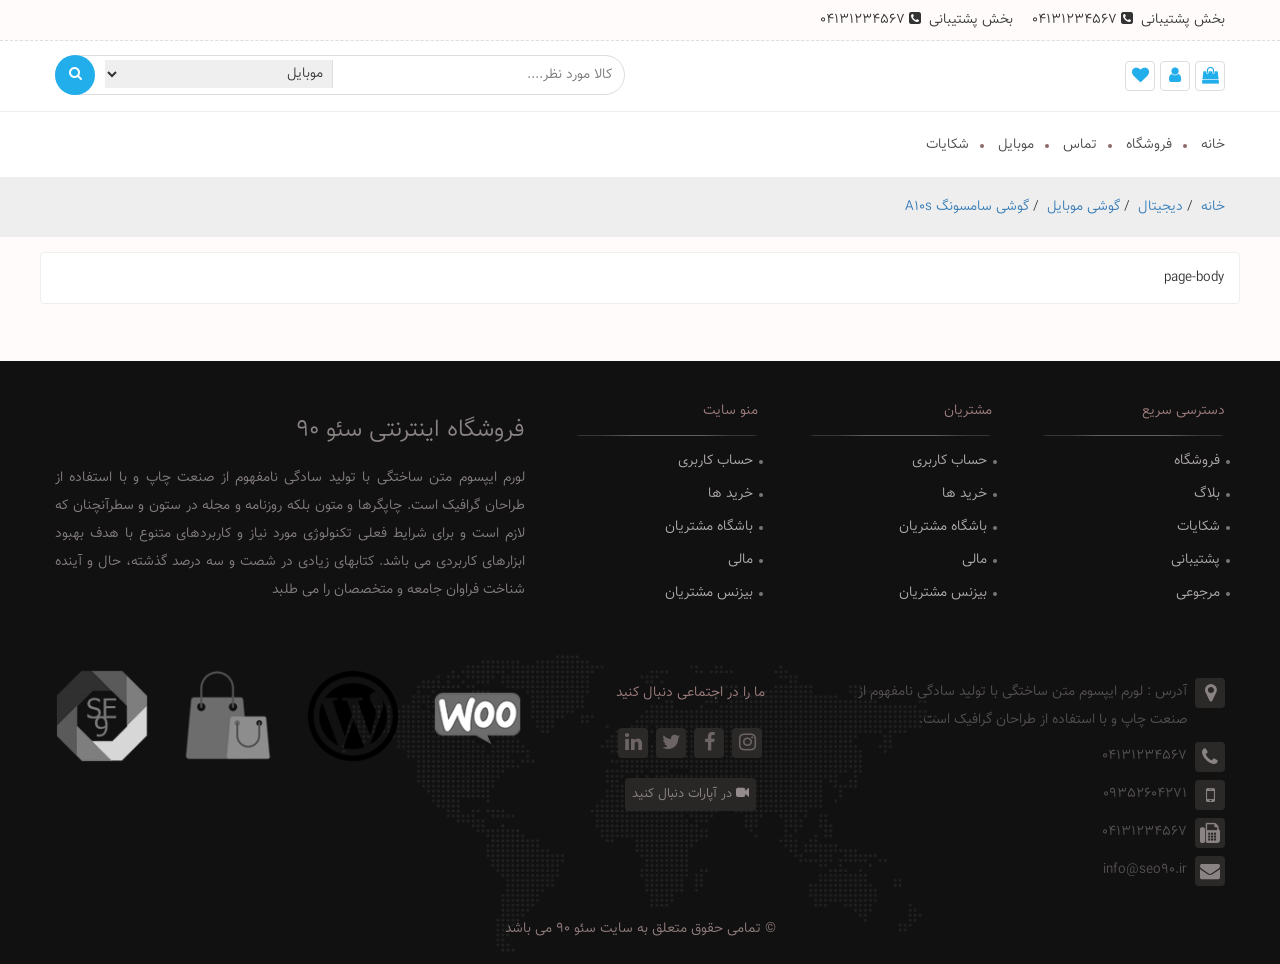
<file: page-blank.html>
<!DOCTYPE html>
<html lang="en">

<head>
    <meta charset="utf-8">
    <meta http-equiv="X-UA-Compatible" content="IE=edge">
    <meta name="viewport" content="width=device-width, initial-scale=1">
    <title>Woo Project</title>

    <link href="css/bootstrap.min.css" rel="stylesheet">
    <link href="css/font-awesome.css" rel="stylesheet">
    <link href="css/owl.carousel.css" rel="stylesheet">
    <link href="css/owl.theme.default.css" rel="stylesheet">
    <link href="style.css" rel="stylesheet">
    <!-- HTML5 shim and Respond.js for IE8 support of HTML5 elements and media queries -->
    <!-- WARNING: Respond.js doesn't work if you view the page via file:// -->
    <!--[if lt IE 9]>
      <script src="https://oss.maxcdn.com/html5shiv/3.7.3/html5shiv.min.js"></script>
      <script src="https://oss.maxcdn.com/respond/1.4.2/respond.min.js"></script>
    <![endif]-->
</head>

<body>

    <div class="top-access hidden-xs">
        <div class="container">
            <div class="row">
                <div class="col-md-6">
                    <div class="access-right">
                        <span>بخش پشتیبانی &nbsp;<i class="fa fa-phone-square"></i> 04131234567</span>
                        <span>بخش پشتیبانی &nbsp;<i class="fa fa-phone-square"></i> 04131234567</span>
                    </div>
                </div>
                <div class="col-md-6">
                    <div class="access-left ">

                    </div>
                </div>
            </div>
        </div>
    </div>

    <div class="top-wrap">
        <div class="container">
            <div class="row">
                <div class="col-md-6">
                    <div class="top-cart-box">
                        <ul>
                            <li title="سبد" data-toggle="tooltip" data-placement="bottom"><i
                                    class="fa fa-shopping-bag"></i></li>
                            <li title="حساب کاربری" data-toggle="tooltip" data-placement="bottom"><i
                                    class="fa fa-user"></i></li>
                            <li title="علاقمندی ها" data-toggle="tooltip" data-placement="bottom"><i
                                    class="fa fa-heart"></i></li>
                        </ul>
                    </div>
                </div>
                <div class="col-md-6">
                    <div class="form-seach">
                        <form>
                            <input type="text" name="" placeholder="کالا مورد نظر....">
                            <select>
                                <option>موبایل</option>
                                <option>لوازم خانگی</option>
                                <option>سوپر مارکت</option>
                            </select>
                            <button type="submit"><i class="fa fa-search"></i></button>
                        </form>
                    </div>
                </div>
            </div>
        </div>
    </div>


    <div class="main-menu">
        <div class="container">
            <div class="row">
                <div class="col-md-9">
                    <div class="menu-box">
                        <ul>
                            <li><a href="#">خانه</a></li>
                            <li><a href="#">فروشگاه</a>
                                <ul>
                                    <li><a href="#">خانه</a></li>
                                    <li><a href="#">فروشگاه</a></li>
                                    <li><a href="#">تماس</a>
                                        <ul>
                                            <li><a href="#">خانه</a></li>
                                            <li><a href="#">فروشگاه</a></li>
                                            <li><a href="#">تماس</a></li>
                                            <li><a href="#">موبایل</a></li>
                                            <li><a href="#">شکایات</a></li>
                                        </ul>
                                    </li>
                                    <li><a href="#">موبایل</a></li>
                                    <li><a href="#">شکایات</a></li>
                                </ul>
                            </li>
                            <li><a href="#">تماس</a></li>
                            <li><a href="#">موبایل</a></li>
                            <li><a href="#">شکایات</a></li>
                        </ul>
                    </div>
                </div>
                <div class="col-md-3">
                    <div class="logo-box">

                    </div>
                </div>
            </div>
        </div>
    </div>


    <div class="bread-crumbs">
        <div class="container">
            <a href="#">خانه</a>/
            <a href="#">دیجیتال</a>/
            <a href="#">گوشی موبایل</a>/
            <a href="#">گوشی سامسونگ A10s</a>
        </div>
    </div>



    <div class="container">
        <div class="row ">
            <div class="pages-body">

                <div class="col-md-12">
                    page-body
                </div>
                

            </div>
        </div>
    </div>

    <div class="footer-wrap">
        <div class="container">
            <div class="row">
                <div class="col-md-7">
                    <div class="row">
                        <div class="col-md-4">
                            <div class="footer-menu">
                                <span class="title">دسترسی سریع</span>
                                <ul>
                                    <li><a href="#">فروشگاه</a></li>
                                    <li><a href="#">بلاگ</a></li>
                                    <li><a href="#">شکایات</a></li>
                                    <li><a href="#">پشتیبانی</a></li>
                                    <li><a href="#">مرجوعی</a></li>
                                </ul>
                            </div>
                        </div>
                        <div class="col-md-4">
                            <div class="footer-menu">
                                <span class="title">مشتریان</span>
                                <ul>
                                    <li><a href="#">حساب کاربری</a></li>
                                    <li><a href="#">خرید ها</a></li>
                                    <li><a href="#">باشگاه مشتریان</a></li>
                                    <li><a href="#">مالی</a></li>
                                    <li><a href="#">بیزنس مشتریان</a></li>
                                </ul>
                            </div>
                        </div>
                        <div class="col-md-4">
                            <div class="footer-menu">
                                <span class="title">منو سایت</span>
                                <ul>
                                    <li><a href="#">حساب کاربری</a></li>
                                    <li><a href="#">خرید ها</a></li>
                                    <li><a href="#">باشگاه مشتریان</a></li>
                                    <li><a href="#">مالی</a></li>
                                    <li><a href="#">بیزنس مشتریان</a></li>
                                </ul>
                            </div>
                        </div>
                    </div>
                </div>
                <div class="col-md-5">
                    <div class="footer-desc">
                        <h1>فروشگاه اینترنتی سئو 90</h1>
                        <p>لورم ایپسوم متن ساختگی با تولید سادگی نامفهوم از صنعت چاپ و با استفاده از طراحان گرافیک است.
                            چاپگرها و متون بلکه روزنامه و مجله در ستون و سطرآنچنان که لازم است و برای شرایط فعلی
                            تکنولوژی مورد نیاز و کاربردهای متنوع با هدف بهبود ابزارهای کاربردی می باشد. کتابهای زیادی در
                            شصت و سه درصد گذشته، حال و آینده شناخت فراوان جامعه و متخصصان را می طلبد</p>
                    </div>
                </div>
            </div>
        </div>
    </div>



    <div class="footer-mega">
        <div class="container">
            <div class="row">
                <div class="col-md-4">
                    <div class="footer-add">
                        <ul>
                            <li><i class="fa fa-map-marker"></i> آدرس : لورم ایپسوم متن ساختگی با تولید سادگی نامفهوم از
                                صنعت چاپ و با استفاده از طراحان گرافیک است.</li>
                            <li><i class="fa fa-phone"></i> 04131234567</li>
                            <li><i class="fa fa-mobile"></i>09352604271</li>
                            <li><i class="fa fa-fax"></i>04131234567</li>
                            <li><i class="fa fa-envelope"></i>info@seo90.ir</li>
                        </ul>
                    </div>
                </div>
                <div class="col-md-3 text-center">
                    <div class="footer-social">
                        <span class="title">ما را در اجتماعی دنبال کنید</span>
                        <ul>
                            <li><a href="#"><i class="fa fa-instagram"></i></a></li>
                            <li><a href="#"><i class="fa fa-facebook"></i></a></li>
                            <li><a href="#"><i class="fa fa-twitter"></i></a></li>
                            <li><a href="#"><i class="fa fa-linkedin"></i></a></li>
                        </ul>
                        <a href="#" class="footer-ap"><i class="fa fa-video-camera"></i> در آپارات دنبال کنید</a>
                    </div>
                </div>
                <div class="col-md-5">
                    <div class="footer-logo">
                        <div class="row">
                            <div class="col-md-3">
                                <div class="footer-brands"><img src="img/footer/wooo-footer.png" alt=""></div>
                            </div>
                            <div class="col-md-3">
                                <div class="footer-brands"><img src="img/footer/wor-footer.png" alt=""></div>
                            </div>
                            <div class="col-md-3">
                                <div class="footer-brands"><img src="img/footer/cart-footer.png" alt=""></div>
                            </div>
                            <div class="col-md-3">
                                <div class="footer-brands"><img src="img/footer/se-footer.png" alt=""></div>
                            </div>
                        </div>
                    </div>
                </div>
                <div class="col-md-12 text-center">
                    <div class="copy-r">
                        <span>&copy; تمامی حقوق متعلق به سایت سئو 90 می باشد </span>
                    </div>
                </div>
            </div>
        </div>
    </div>


    <script src="js/Jquery.js"></script>
    <script src="js/bootstrap.min.js"></script>
    <script src="js/owl.carousel.min.js"></script>
    <script src="js/index.js"></script>
</body>

</html>
</file>
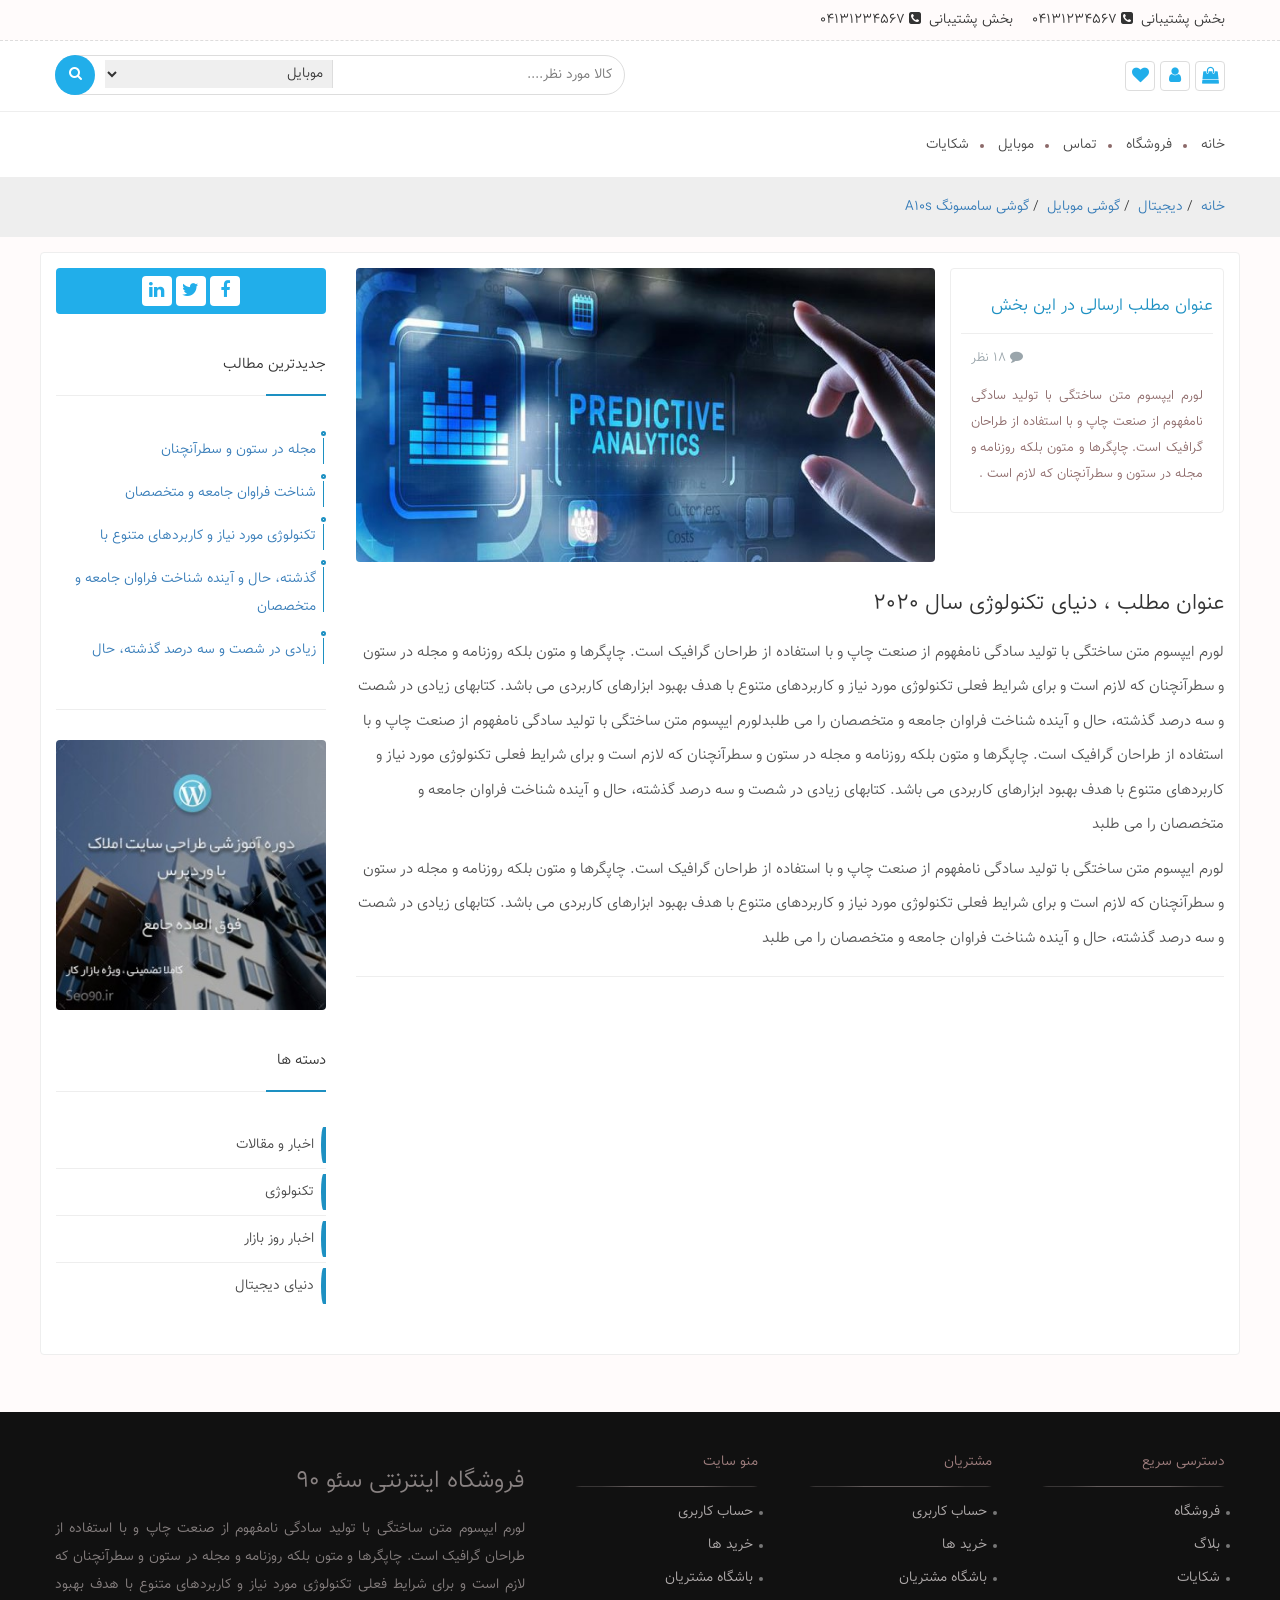
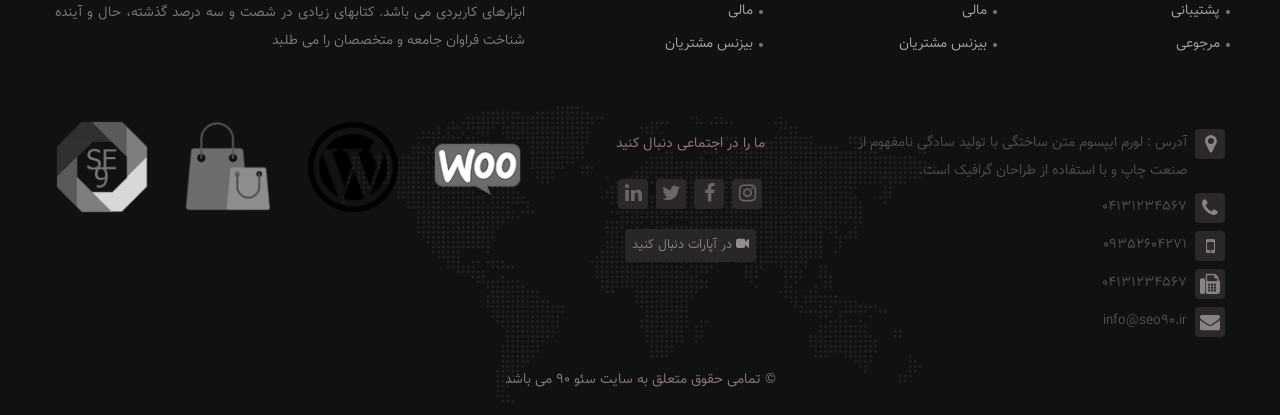
<file: page.html>
<!DOCTYPE html>
<html lang="en">

<head>
    <meta charset="utf-8">
    <meta http-equiv="X-UA-Compatible" content="IE=edge">
    <meta name="viewport" content="width=device-width, initial-scale=1">
    <title>Woo Project</title>

    <link href="css/bootstrap.min.css" rel="stylesheet">
    <link href="css/font-awesome.css" rel="stylesheet">
    <link href="css/owl.carousel.css" rel="stylesheet">
    <link href="css/owl.theme.default.css" rel="stylesheet">
    <link href="style.css" rel="stylesheet">
    <!-- HTML5 shim and Respond.js for IE8 support of HTML5 elements and media queries -->
    <!-- WARNING: Respond.js doesn't work if you view the page via file:// -->
    <!--[if lt IE 9]>
      <script src="https://oss.maxcdn.com/html5shiv/3.7.3/html5shiv.min.js"></script>
      <script src="https://oss.maxcdn.com/respond/1.4.2/respond.min.js"></script>
    <![endif]-->
</head>

<body>

    <div class="top-access hidden-xs">
        <div class="container">
            <div class="row">
                <div class="col-md-6">
                    <div class="access-right">
                        <span>بخش پشتیبانی &nbsp;<i class="fa fa-phone-square"></i> 04131234567</span>
                        <span>بخش پشتیبانی &nbsp;<i class="fa fa-phone-square"></i> 04131234567</span>
                    </div>
                </div>
                <div class="col-md-6">
                    <div class="access-left ">

                    </div>
                </div>
            </div>
        </div>
    </div>

    <div class="top-wrap">
        <div class="container">
            <div class="row">
                <div class="col-md-6">
                    <div class="top-cart-box">
                        <ul>
                            <li title="سبد" data-toggle="tooltip" data-placement="bottom"><i
                                    class="fa fa-shopping-bag"></i></li>
                            <li title="حساب کاربری" data-toggle="tooltip" data-placement="bottom"><i
                                    class="fa fa-user"></i></li>
                            <li title="علاقمندی ها" data-toggle="tooltip" data-placement="bottom"><i
                                    class="fa fa-heart"></i></li>
                        </ul>
                    </div>
                </div>
                <div class="col-md-6">
                    <div class="form-seach">
                        <form>
                            <input type="text" name="" placeholder="کالا مورد نظر....">
                            <select>
                                <option>موبایل</option>
                                <option>لوازم خانگی</option>
                                <option>سوپر مارکت</option>
                            </select>
                            <button type="submit"><i class="fa fa-search"></i></button>
                        </form>
                    </div>
                </div>
            </div>
        </div>
    </div>


    <div class="main-menu">
        <div class="container">
            <div class="row">
                <div class="col-md-9">
                    <div class="menu-box">
                        <ul>
                            <li><a href="#">خانه</a></li>
                            <li><a href="#">فروشگاه</a>
                                <ul>
                                    <li><a href="#">خانه</a></li>
                                    <li><a href="#">فروشگاه</a></li>
                                    <li><a href="#">تماس</a>
                                        <ul>
                                            <li><a href="#">خانه</a></li>
                                            <li><a href="#">فروشگاه</a></li>
                                            <li><a href="#">تماس</a></li>
                                            <li><a href="#">موبایل</a></li>
                                            <li><a href="#">شکایات</a></li>
                                        </ul>
                                    </li>
                                    <li><a href="#">موبایل</a></li>
                                    <li><a href="#">شکایات</a></li>
                                </ul>
                            </li>
                            <li><a href="#">تماس</a></li>
                            <li><a href="#">موبایل</a></li>
                            <li><a href="#">شکایات</a></li>
                        </ul>
                    </div>
                </div>
                <div class="col-md-3">
                    <div class="logo-box">

                    </div>
                </div>
            </div>
        </div>
    </div>


    <div class="bread-crumbs">
        <div class="container">
            <a href="#">خانه</a>/
            <a href="#">دیجیتال</a>/
            <a href="#">گوشی موبایل</a>/
            <a href="#">گوشی سامسونگ A10s</a>
        </div>
    </div>



    <div class="container">
        <div class="row ">
            <div class="pages-body single-body">

                <div class="col-md-9">
                    <div class="single-content">
                        <div class="col-md-4 nopadding-r">
                            <div class="single-post-meta">
                                <h1>عنوان مطلب ارسالی در این بخش</h1>
                                <div class="si-p-comment text-left">
                                    <span><i class="fa fa-comment"></i>  18 نظر</span>
                                </div>
                                <div class="si-excerpt">
                                    <p>لورم ایپسوم متن ساختگی با تولید سادگی نامفهوم از صنعت چاپ و با استفاده از طراحان گرافیک است. چاپگرها و متون بلکه روزنامه و مجله در ستون و سطرآنچنان که لازم است .</p>
                                </div>
                            </div>
                        </div>
                        <div class="col-md-8 nopadding">
                            <div class="single-pic">
                                <figure>
                                    <img src="img/960x0-min.jpg" alt="">
                                </figure>
                            </div>
                        </div>
                        <div class="col-md-12 nopadding">
                            <div class="post-content">
                                <h2>عنوان مطلب ، دنیای تکنولوژی سال 2020</h2>
                                <p>لورم ایپسوم متن ساختگی با تولید سادگی نامفهوم از صنعت چاپ و با استفاده از طراحان گرافیک است. چاپگرها و متون بلکه روزنامه و مجله در ستون و سطرآنچنان که لازم است و برای شرایط فعلی تکنولوژی مورد نیاز و کاربردهای متنوع با هدف بهبود ابزارهای کاربردی می باشد. کتابهای زیادی در شصت و سه درصد گذشته، حال و آینده شناخت فراوان جامعه و متخصصان را می طلبدلورم ایپسوم متن ساختگی با تولید سادگی نامفهوم از صنعت چاپ و با استفاده از طراحان گرافیک است. چاپگرها و متون بلکه روزنامه و مجله در ستون و سطرآنچنان که لازم است و برای شرایط فعلی تکنولوژی مورد نیاز و کاربردهای متنوع با هدف بهبود ابزارهای کاربردی می باشد. کتابهای زیادی در شصت و سه درصد گذشته، حال و آینده شناخت فراوان جامعه و متخصصان را می طلبد</p>
                                <p>لورم ایپسوم متن ساختگی با تولید سادگی نامفهوم از صنعت چاپ و با استفاده از طراحان گرافیک است. چاپگرها و متون بلکه روزنامه و مجله در ستون و سطرآنچنان که لازم است و برای شرایط فعلی تکنولوژی مورد نیاز و کاربردهای متنوع با هدف بهبود ابزارهای کاربردی می باشد. کتابهای زیادی در شصت و سه درصد گذشته، حال و آینده شناخت فراوان جامعه و متخصصان را می طلبد</p>
                            </div><hr>
                        </div>
                    </div>
                </div>
                <div class="col-md-3">
                    <div class="sidebar-post">
                        <div class="share-post">
                            <ul>
                                <li title="اشتراک در فیس بوک" data-toggle="tooltip"><a href="#"><i class="fa fa-facebook"></i></a></li>
                                <li title="اشترام در توئیتر" data-toggle="tooltip"><a href="#"><i class="fa fa-twitter"></i></a></li>
                                <li title="اشتراک در لینکدین" data-toggle="tooltip"><a href="#"><i class="fa fa-linkedin"></i></a></li>
                            </ul>
                        </div>
                        <div class="side-post-content">
                            <span class="title">جدیدترین مطالب</span>
                            <ul>
                                <li><a href="#"> مجله در ستون و سطرآنچنان</a></li>
                                <li><a href="#">شناخت فراوان جامعه و متخصصان</a></li>
                                <li><a href="#"> تکنولوژی مورد نیاز و کاربردهای متنوع با</a></li>
                                <li><a href="#">گذشته، حال و آینده شناخت فراوان جامعه و متخصصان</a></li>
                                <li><a href="#">زیادی در شصت و سه درصد گذشته، حال</a></li>
                            </ul>
                        </div>
                        <div class="side-post-ads">
                            <img src="img/real-estate-tutorial-1-300x300.jpg" alt="">
                        </div>
                        <div class="side-post-cats">
                            <span class="title">دسته ها</span>
                            <ul>
                                <li><a href="#">اخبار و مقالات</a></li>
                                <li><a href="#">تکنولوژی</a></li>
                                <li><a href="#">اخبار روز بازار</a></li>
                                <li><a href="#">دنیای دیجیتال</a></li>
                            </ul>
                        </div>
                    </div>
                </div>

            </div>
        </div>
    </div>

    <div class="footer-wrap">
        <div class="container">
            <div class="row">
                <div class="col-md-7">
                    <div class="row">
                        <div class="col-md-4">
                            <div class="footer-menu">
                                <span class="title">دسترسی سریع</span>
                                <ul>
                                    <li><a href="#">فروشگاه</a></li>
                                    <li><a href="#">بلاگ</a></li>
                                    <li><a href="#">شکایات</a></li>
                                    <li><a href="#">پشتیبانی</a></li>
                                    <li><a href="#">مرجوعی</a></li>
                                </ul>
                            </div>
                        </div>
                        <div class="col-md-4">
                            <div class="footer-menu">
                                <span class="title">مشتریان</span>
                                <ul>
                                    <li><a href="#">حساب کاربری</a></li>
                                    <li><a href="#">خرید ها</a></li>
                                    <li><a href="#">باشگاه مشتریان</a></li>
                                    <li><a href="#">مالی</a></li>
                                    <li><a href="#">بیزنس مشتریان</a></li>
                                </ul>
                            </div>
                        </div>
                        <div class="col-md-4">
                            <div class="footer-menu">
                                <span class="title">منو سایت</span>
                                <ul>
                                    <li><a href="#">حساب کاربری</a></li>
                                    <li><a href="#">خرید ها</a></li>
                                    <li><a href="#">باشگاه مشتریان</a></li>
                                    <li><a href="#">مالی</a></li>
                                    <li><a href="#">بیزنس مشتریان</a></li>
                                </ul>
                            </div>
                        </div>
                    </div>
                </div>
                <div class="col-md-5">
                    <div class="footer-desc">
                        <h1>فروشگاه اینترنتی سئو 90</h1>
                        <p>لورم ایپسوم متن ساختگی با تولید سادگی نامفهوم از صنعت چاپ و با استفاده از طراحان گرافیک است.
                            چاپگرها و متون بلکه روزنامه و مجله در ستون و سطرآنچنان که لازم است و برای شرایط فعلی
                            تکنولوژی مورد نیاز و کاربردهای متنوع با هدف بهبود ابزارهای کاربردی می باشد. کتابهای زیادی در
                            شصت و سه درصد گذشته، حال و آینده شناخت فراوان جامعه و متخصصان را می طلبد</p>
                    </div>
                </div>
            </div>
        </div>
    </div>



    <div class="footer-mega">
        <div class="container">
            <div class="row">
                <div class="col-md-4">
                    <div class="footer-add">
                        <ul>
                            <li><i class="fa fa-map-marker"></i> آدرس : لورم ایپسوم متن ساختگی با تولید سادگی نامفهوم از
                                صنعت چاپ و با استفاده از طراحان گرافیک است.</li>
                            <li><i class="fa fa-phone"></i> 04131234567</li>
                            <li><i class="fa fa-mobile"></i>09352604271</li>
                            <li><i class="fa fa-fax"></i>04131234567</li>
                            <li><i class="fa fa-envelope"></i>info@seo90.ir</li>
                        </ul>
                    </div>
                </div>
                <div class="col-md-3 text-center">
                    <div class="footer-social">
                        <span class="title">ما را در اجتماعی دنبال کنید</span>
                        <ul>
                            <li><a href="#"><i class="fa fa-instagram"></i></a></li>
                            <li><a href="#"><i class="fa fa-facebook"></i></a></li>
                            <li><a href="#"><i class="fa fa-twitter"></i></a></li>
                            <li><a href="#"><i class="fa fa-linkedin"></i></a></li>
                        </ul>
                        <a href="#" class="footer-ap"><i class="fa fa-video-camera"></i> در آپارات دنبال کنید</a>
                    </div>
                </div>
                <div class="col-md-5">
                    <div class="footer-logo">
                        <div class="row">
                            <div class="col-md-3">
                                <div class="footer-brands"><img src="img/footer/wooo-footer.png" alt=""></div>
                            </div>
                            <div class="col-md-3">
                                <div class="footer-brands"><img src="img/footer/wor-footer.png" alt=""></div>
                            </div>
                            <div class="col-md-3">
                                <div class="footer-brands"><img src="img/footer/cart-footer.png" alt=""></div>
                            </div>
                            <div class="col-md-3">
                                <div class="footer-brands"><img src="img/footer/se-footer.png" alt=""></div>
                            </div>
                        </div>
                    </div>
                </div>
                <div class="col-md-12 text-center">
                    <div class="copy-r">
                        <span>&copy; تمامی حقوق متعلق به سایت سئو 90 می باشد </span>
                    </div>
                </div>
            </div>
        </div>
    </div>


    <script src="js/Jquery.js"></script>
    <script src="js/bootstrap.min.js"></script>
    <script src="js/owl.carousel.min.js"></script>
    <script src="js/index.js"></script>
</body>

</html>
</file>
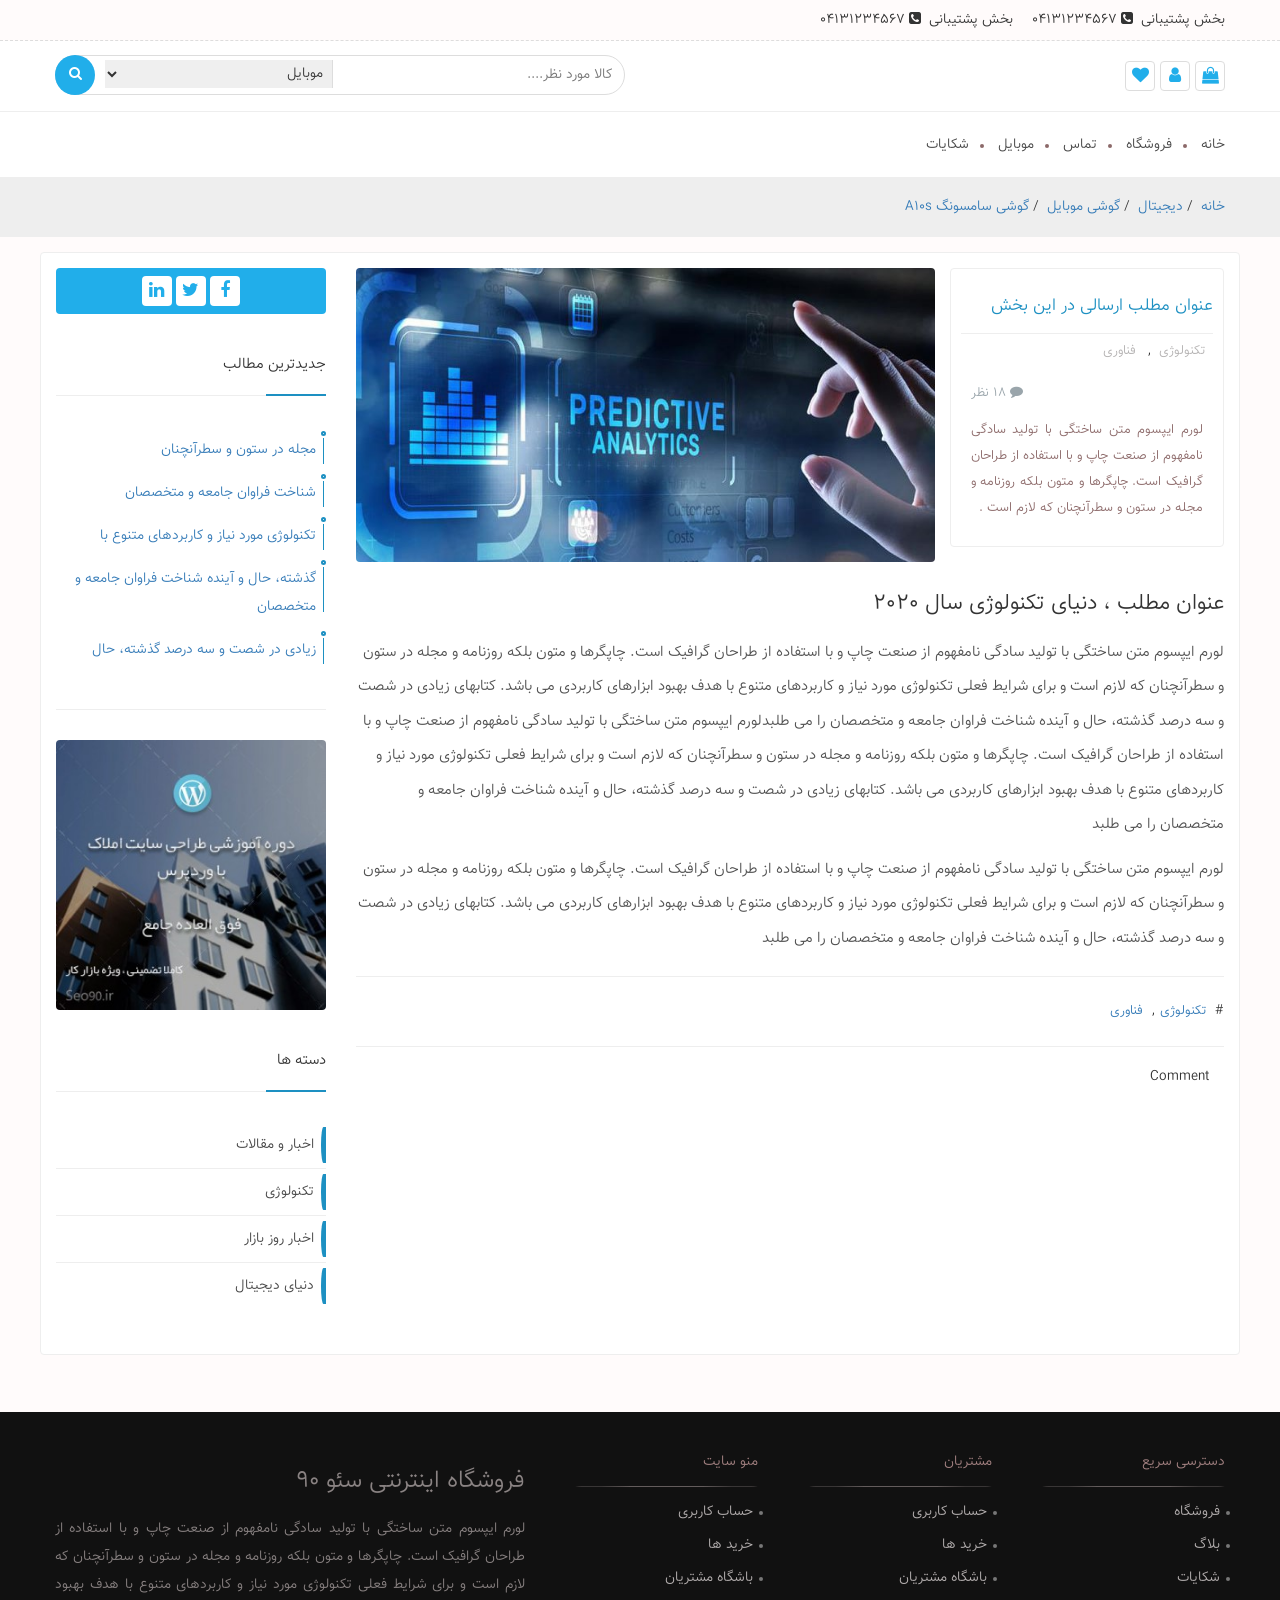
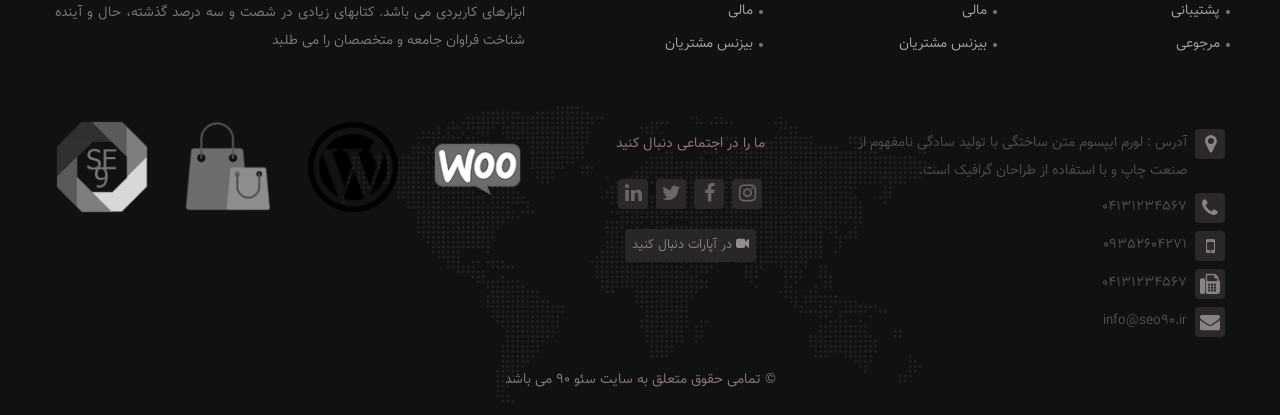
<file: single-post.html>
<!DOCTYPE html>
<html lang="en">

<head>
    <meta charset="utf-8">
    <meta http-equiv="X-UA-Compatible" content="IE=edge">
    <meta name="viewport" content="width=device-width, initial-scale=1">
    <title>Woo Project</title>

    <link href="css/bootstrap.min.css" rel="stylesheet">
    <link href="css/font-awesome.css" rel="stylesheet">
    <link href="css/owl.carousel.css" rel="stylesheet">
    <link href="css/owl.theme.default.css" rel="stylesheet">
    <link href="style.css" rel="stylesheet">
    <!-- HTML5 shim and Respond.js for IE8 support of HTML5 elements and media queries -->
    <!-- WARNING: Respond.js doesn't work if you view the page via file:// -->
    <!--[if lt IE 9]>
      <script src="https://oss.maxcdn.com/html5shiv/3.7.3/html5shiv.min.js"></script>
      <script src="https://oss.maxcdn.com/respond/1.4.2/respond.min.js"></script>
    <![endif]-->
</head>

<body>

    <div class="top-access hidden-xs">
        <div class="container">
            <div class="row">
                <div class="col-md-6">
                    <div class="access-right">
                        <span>بخش پشتیبانی &nbsp;<i class="fa fa-phone-square"></i> 04131234567</span>
                        <span>بخش پشتیبانی &nbsp;<i class="fa fa-phone-square"></i> 04131234567</span>
                    </div>
                </div>
                <div class="col-md-6">
                    <div class="access-left ">

                    </div>
                </div>
            </div>
        </div>
    </div>

    <div class="top-wrap">
        <div class="container">
            <div class="row">
                <div class="col-md-6">
                    <div class="top-cart-box">
                        <ul>
                            <li title="سبد" data-toggle="tooltip" data-placement="bottom"><i
                                    class="fa fa-shopping-bag"></i></li>
                            <li title="حساب کاربری" data-toggle="tooltip" data-placement="bottom"><i
                                    class="fa fa-user"></i></li>
                            <li title="علاقمندی ها" data-toggle="tooltip" data-placement="bottom"><i
                                    class="fa fa-heart"></i></li>
                        </ul>
                    </div>
                </div>
                <div class="col-md-6">
                    <div class="form-seach">
                        <form>
                            <input type="text" name="" placeholder="کالا مورد نظر....">
                            <select>
                                <option>موبایل</option>
                                <option>لوازم خانگی</option>
                                <option>سوپر مارکت</option>
                            </select>
                            <button type="submit"><i class="fa fa-search"></i></button>
                        </form>
                    </div>
                </div>
            </div>
        </div>
    </div>


    <div class="main-menu">
        <div class="container">
            <div class="row">
                <div class="col-md-9">
                    <div class="menu-box">
                        <ul>
                            <li><a href="#">خانه</a></li>
                            <li><a href="#">فروشگاه</a>
                                <ul>
                                    <li><a href="#">خانه</a></li>
                                    <li><a href="#">فروشگاه</a></li>
                                    <li><a href="#">تماس</a>
                                        <ul>
                                            <li><a href="#">خانه</a></li>
                                            <li><a href="#">فروشگاه</a></li>
                                            <li><a href="#">تماس</a></li>
                                            <li><a href="#">موبایل</a></li>
                                            <li><a href="#">شکایات</a></li>
                                        </ul>
                                    </li>
                                    <li><a href="#">موبایل</a></li>
                                    <li><a href="#">شکایات</a></li>
                                </ul>
                            </li>
                            <li><a href="#">تماس</a></li>
                            <li><a href="#">موبایل</a></li>
                            <li><a href="#">شکایات</a></li>
                        </ul>
                    </div>
                </div>
                <div class="col-md-3">
                    <div class="logo-box">

                    </div>
                </div>
            </div>
        </div>
    </div>


    <div class="bread-crumbs">
        <div class="container">
            <a href="#">خانه</a>/
            <a href="#">دیجیتال</a>/
            <a href="#">گوشی موبایل</a>/
            <a href="#">گوشی سامسونگ A10s</a>
        </div>
    </div>



    <div class="container">
        <div class="row ">
            <div class="pages-body single-body">

                <div class="col-md-9">
                    <div class="single-content">
                        <div class="col-md-4 nopadding-r">
                            <div class="single-post-meta">
                                <h1>عنوان مطلب ارسالی در این بخش</h1>
                                <a class="si-p-cat" href="#">تکنولوژی</a>,
                                <a class="si-p-cat" href="#">فناوری</a>
                                <div class="si-p-comment text-left">
                                    <span><i class="fa fa-comment"></i>  18 نظر</span>
                                </div>
                                <div class="si-excerpt">
                                    <p>لورم ایپسوم متن ساختگی با تولید سادگی نامفهوم از صنعت چاپ و با استفاده از طراحان گرافیک است. چاپگرها و متون بلکه روزنامه و مجله در ستون و سطرآنچنان که لازم است .</p>
                                </div>
                            </div>
                        </div>
                        <div class="col-md-8 nopadding">
                            <div class="single-pic">
                                <figure>
                                    <img src="img/960x0-min.jpg" alt="">
                                </figure>
                            </div>
                        </div>
                        <div class="col-md-12 nopadding">
                            <div class="post-content">
                                <h2>عنوان مطلب ، دنیای تکنولوژی سال 2020</h2>
                                <p>لورم ایپسوم متن ساختگی با تولید سادگی نامفهوم از صنعت چاپ و با استفاده از طراحان گرافیک است. چاپگرها و متون بلکه روزنامه و مجله در ستون و سطرآنچنان که لازم است و برای شرایط فعلی تکنولوژی مورد نیاز و کاربردهای متنوع با هدف بهبود ابزارهای کاربردی می باشد. کتابهای زیادی در شصت و سه درصد گذشته، حال و آینده شناخت فراوان جامعه و متخصصان را می طلبدلورم ایپسوم متن ساختگی با تولید سادگی نامفهوم از صنعت چاپ و با استفاده از طراحان گرافیک است. چاپگرها و متون بلکه روزنامه و مجله در ستون و سطرآنچنان که لازم است و برای شرایط فعلی تکنولوژی مورد نیاز و کاربردهای متنوع با هدف بهبود ابزارهای کاربردی می باشد. کتابهای زیادی در شصت و سه درصد گذشته، حال و آینده شناخت فراوان جامعه و متخصصان را می طلبد</p>
                                <p>لورم ایپسوم متن ساختگی با تولید سادگی نامفهوم از صنعت چاپ و با استفاده از طراحان گرافیک است. چاپگرها و متون بلکه روزنامه و مجله در ستون و سطرآنچنان که لازم است و برای شرایط فعلی تکنولوژی مورد نیاز و کاربردهای متنوع با هدف بهبود ابزارهای کاربردی می باشد. کتابهای زیادی در شصت و سه درصد گذشته، حال و آینده شناخت فراوان جامعه و متخصصان را می طلبد</p>
                            </div><hr>
                            <div class="si-tags">
                                # <a class="si-p-cat" href="#">تکنولوژی</a>,
                                <a class="si-p-cat" href="#">فناوری</a>
                            </div><hr>
                            <div class="col-md-12 nopaading">
                                Comment
                            </div>
                        </div>
                    </div>
                </div>
                <div class="col-md-3">
                    <div class="sidebar-post"> 
                        <div class="share-post">
                            <ul>
                                <li title="اشتراک در فیس بوک" data-toggle="tooltip"><a href="#"><i class="fa fa-facebook"></i></a></li>
                                <li title="اشترام در توئیتر" data-toggle="tooltip"><a href="#"><i class="fa fa-twitter"></i></a></li>
                                <li title="اشتراک در لینکدین" data-toggle="tooltip"><a href="#"><i class="fa fa-linkedin"></i></a></li>
                            </ul>
                        </div>
                        <div class="side-post-content">
                            <span class="title">جدیدترین مطالب</span>
                            <ul>
                                <li><a href="#"> مجله در ستون و سطرآنچنان</a></li>
                                <li><a href="#">شناخت فراوان جامعه و متخصصان</a></li>
                                <li><a href="#"> تکنولوژی مورد نیاز و کاربردهای متنوع با</a></li>
                                <li><a href="#">گذشته، حال و آینده شناخت فراوان جامعه و متخصصان</a></li>
                                <li><a href="#">زیادی در شصت و سه درصد گذشته، حال</a></li>
                            </ul>
                        </div>
                        <div class="side-post-ads">
                            <img src="img/real-estate-tutorial-1-300x300.jpg" alt="">
                        </div>
                        <div class="side-post-cats">
                            <span class="title">دسته ها</span>
                            <ul>
                                <li><a href="#">اخبار و مقالات</a></li>
                                <li><a href="#">تکنولوژی</a></li>
                                <li><a href="#">اخبار روز بازار</a></li>
                                <li><a href="#">دنیای دیجیتال</a></li>
                            </ul>
                        </div>
                    </div>
                </div>

            </div>
        </div>
    </div>

    <div class="footer-wrap">
        <div class="container">
            <div class="row">
                <div class="col-md-7">
                    <div class="row">
                        <div class="col-md-4">
                            <div class="footer-menu">
                                <span class="title">دسترسی سریع</span>
                                <ul>
                                    <li><a href="#">فروشگاه</a></li>
                                    <li><a href="#">بلاگ</a></li>
                                    <li><a href="#">شکایات</a></li>
                                    <li><a href="#">پشتیبانی</a></li>
                                    <li><a href="#">مرجوعی</a></li>
                                </ul>
                            </div>
                        </div>
                        <div class="col-md-4">
                            <div class="footer-menu">
                                <span class="title">مشتریان</span>
                                <ul>
                                    <li><a href="#">حساب کاربری</a></li>
                                    <li><a href="#">خرید ها</a></li>
                                    <li><a href="#">باشگاه مشتریان</a></li>
                                    <li><a href="#">مالی</a></li>
                                    <li><a href="#">بیزنس مشتریان</a></li>
                                </ul>
                            </div>
                        </div>
                        <div class="col-md-4">
                            <div class="footer-menu">
                                <span class="title">منو سایت</span>
                                <ul>
                                    <li><a href="#">حساب کاربری</a></li>
                                    <li><a href="#">خرید ها</a></li>
                                    <li><a href="#">باشگاه مشتریان</a></li>
                                    <li><a href="#">مالی</a></li>
                                    <li><a href="#">بیزنس مشتریان</a></li>
                                </ul>
                            </div>
                        </div>
                    </div>
                </div>
                <div class="col-md-5">
                    <div class="footer-desc">
                        <h1>فروشگاه اینترنتی سئو 90</h1>
                        <p>لورم ایپسوم متن ساختگی با تولید سادگی نامفهوم از صنعت چاپ و با استفاده از طراحان گرافیک است.
                            چاپگرها و متون بلکه روزنامه و مجله در ستون و سطرآنچنان که لازم است و برای شرایط فعلی
                            تکنولوژی مورد نیاز و کاربردهای متنوع با هدف بهبود ابزارهای کاربردی می باشد. کتابهای زیادی در
                            شصت و سه درصد گذشته، حال و آینده شناخت فراوان جامعه و متخصصان را می طلبد</p>
                    </div>
                </div>
            </div>
        </div>
    </div>



    <div class="footer-mega">
        <div class="container">
            <div class="row">
                <div class="col-md-4">
                    <div class="footer-add">
                        <ul>
                            <li><i class="fa fa-map-marker"></i> آدرس : لورم ایپسوم متن ساختگی با تولید سادگی نامفهوم از
                                صنعت چاپ و با استفاده از طراحان گرافیک است.</li>
                            <li><i class="fa fa-phone"></i> 04131234567</li>
                            <li><i class="fa fa-mobile"></i>09352604271</li>
                            <li><i class="fa fa-fax"></i>04131234567</li>
                            <li><i class="fa fa-envelope"></i>info@seo90.ir</li>
                        </ul>
                    </div>
                </div>
                <div class="col-md-3 text-center">
                    <div class="footer-social">
                        <span class="title">ما را در اجتماعی دنبال کنید</span>
                        <ul>
                            <li><a href="#"><i class="fa fa-instagram"></i></a></li>
                            <li><a href="#"><i class="fa fa-facebook"></i></a></li>
                            <li><a href="#"><i class="fa fa-twitter"></i></a></li>
                            <li><a href="#"><i class="fa fa-linkedin"></i></a></li>
                        </ul>
                        <a href="#" class="footer-ap"><i class="fa fa-video-camera"></i> در آپارات دنبال کنید</a>
                    </div>
                </div>
                <div class="col-md-5">
                    <div class="footer-logo">
                        <div class="row">
                            <div class="col-md-3">
                                <div class="footer-brands"><img src="img/footer/wooo-footer.png" alt=""></div>
                            </div>
                            <div class="col-md-3">
                                <div class="footer-brands"><img src="img/footer/wor-footer.png" alt=""></div>
                            </div>
                            <div class="col-md-3">
                                <div class="footer-brands"><img src="img/footer/cart-footer.png" alt=""></div>
                            </div>
                            <div class="col-md-3">
                                <div class="footer-brands"><img src="img/footer/se-footer.png" alt=""></div>
                            </div>
                        </div>
                    </div>
                </div>
                <div class="col-md-12 text-center">
                    <div class="copy-r">
                        <span>&copy; تمامی حقوق متعلق به سایت سئو 90 می باشد </span>
                    </div>
                </div>
            </div>
        </div>
    </div>


    <script src="js/Jquery.js"></script>
    <script src="js/bootstrap.min.js"></script>
    <script src="js/owl.carousel.min.js"></script>
    <script src="js/index.js"></script>
</body>

</html>
</file>
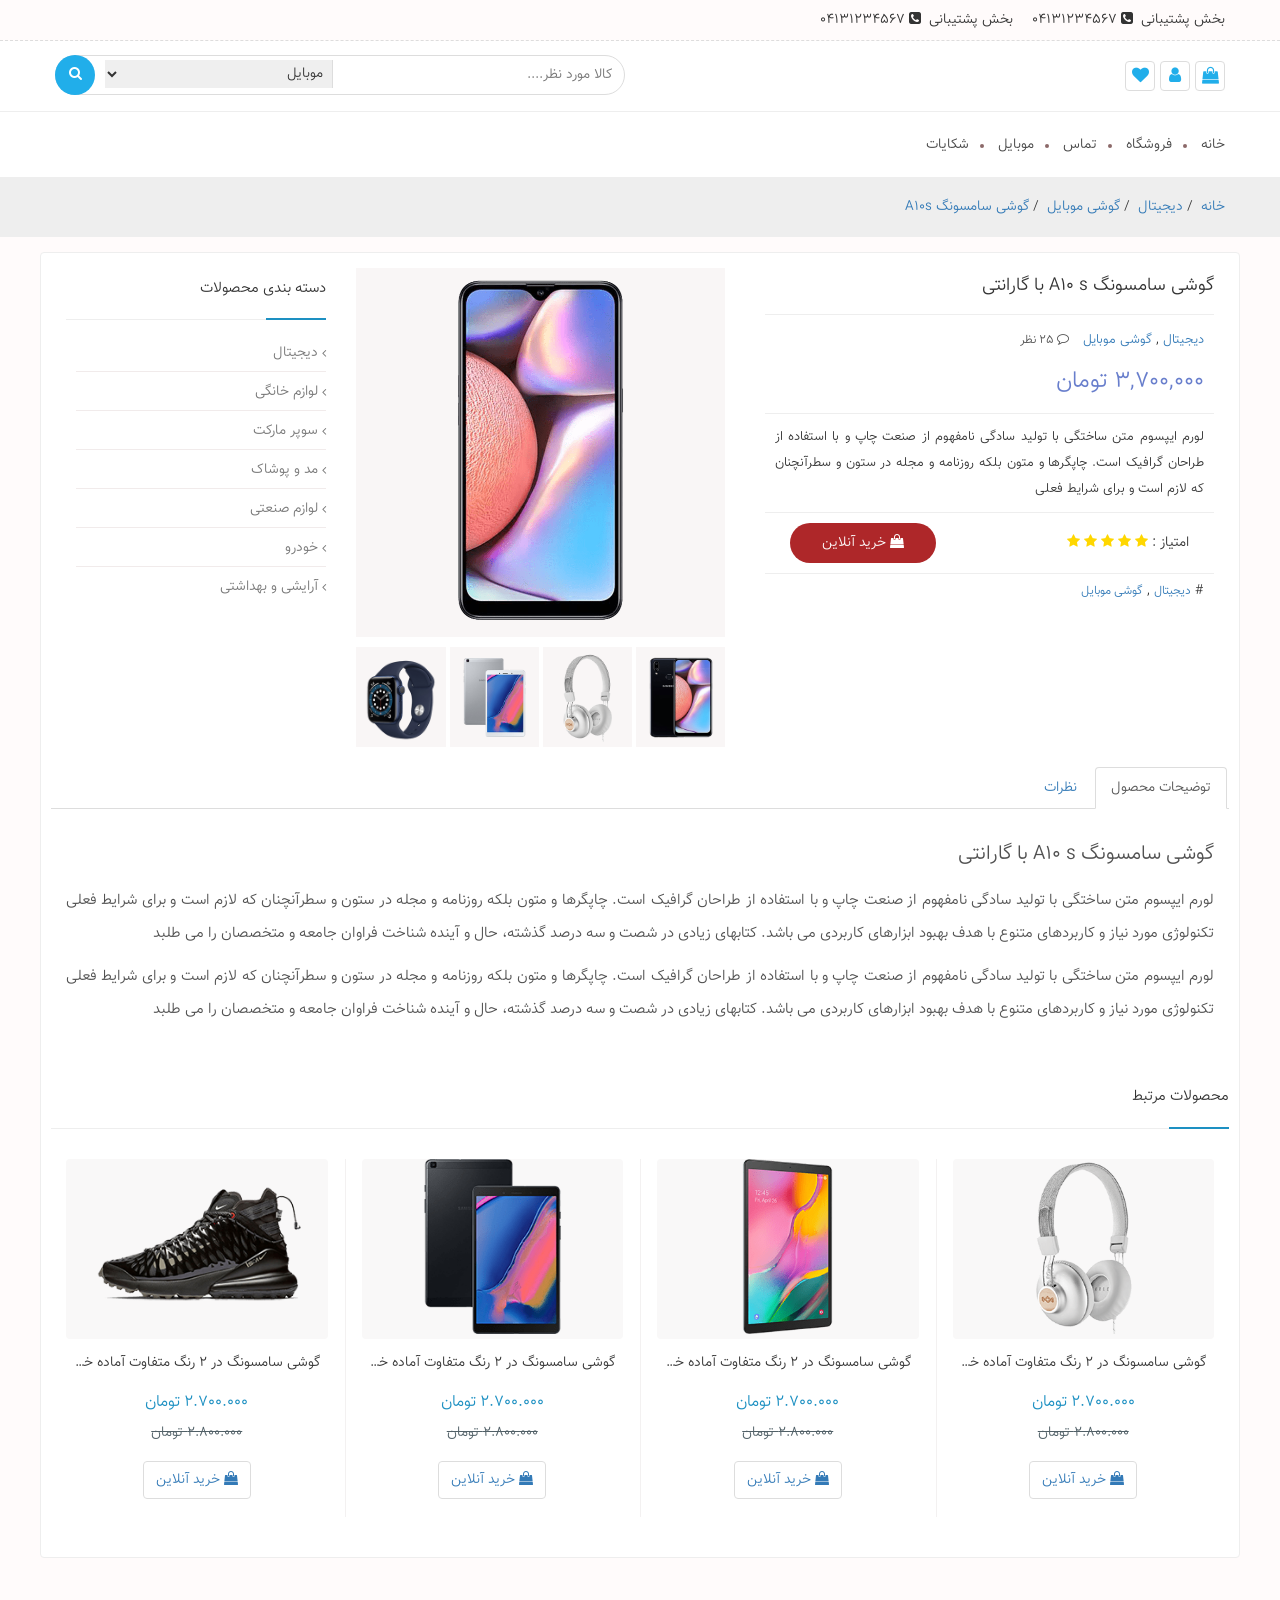
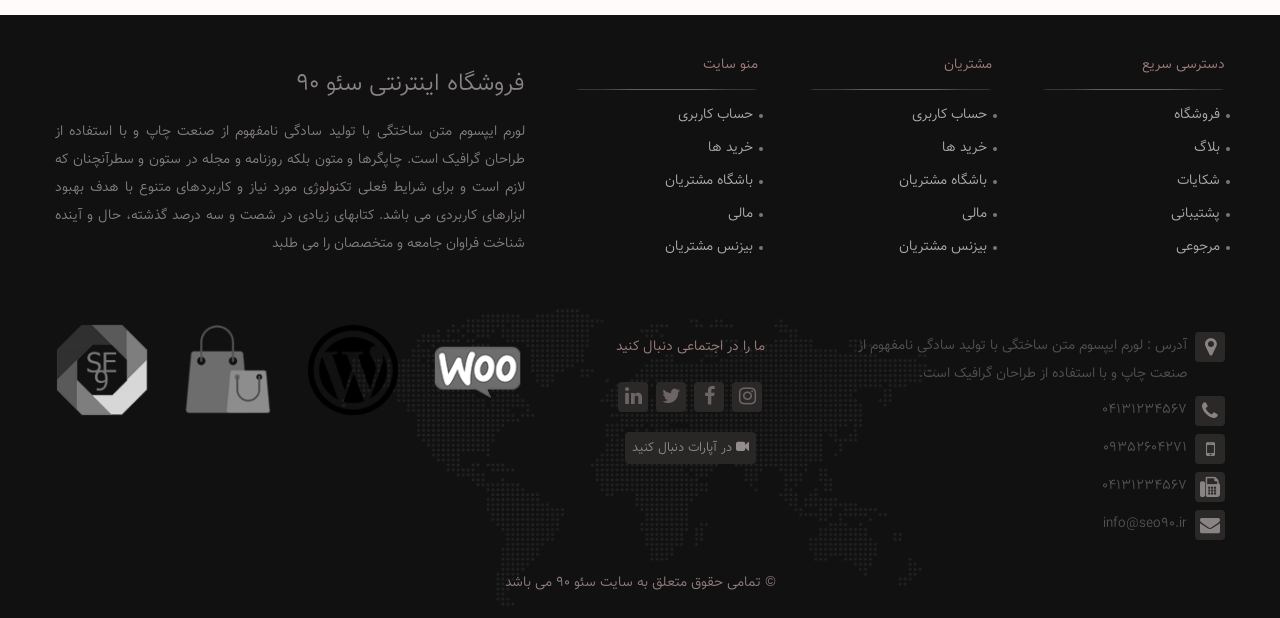
<file: single-product.html>
<!DOCTYPE html>
<html lang="en">

<head>
    <meta charset="utf-8">
    <meta http-equiv="X-UA-Compatible" content="IE=edge">
    <meta name="viewport" content="width=device-width, initial-scale=1">
    <title>Woo Project</title>

    <link href="css/bootstrap.min.css" rel="stylesheet">
    <link href="css/font-awesome.css" rel="stylesheet">
    <link href="css/owl.carousel.css" rel="stylesheet">
    <link href="css/owl.theme.default.css" rel="stylesheet">
    <link href="css/jquery.fancybox.css" rel="stylesheet">
    <link href="style.css" rel="stylesheet">
    <!-- HTML5 shim and Respond.js for IE8 support of HTML5 elements and media queries -->
    <!-- WARNING: Respond.js doesn't work if you view the page via file:// -->
    <!--[if lt IE 9]>
      <script src="https://oss.maxcdn.com/html5shiv/3.7.3/html5shiv.min.js"></script>
      <script src="https://oss.maxcdn.com/respond/1.4.2/respond.min.js"></script>
    <![endif]-->
</head>

<body>

    <div class="top-access hidden-xs">
        <div class="container">
            <div class="row">
                <div class="col-md-6">
                    <div class="access-right">
                        <span>بخش پشتیبانی &nbsp;<i class="fa fa-phone-square"></i> 04131234567</span>
                        <span>بخش پشتیبانی &nbsp;<i class="fa fa-phone-square"></i> 04131234567</span>
                    </div>
                </div>
                <div class="col-md-6">
                    <div class="access-left ">

                    </div>
                </div>
            </div>
        </div>
    </div>

    <div class="top-wrap">
        <div class="container">
            <div class="row">
                <div class="col-md-6">
                    <div class="top-cart-box">
                        <ul>
                            <li title="سبد" data-toggle="tooltip" data-placement="bottom"><i
                                    class="fa fa-shopping-bag"></i></li>
                            <li title="حساب کاربری" data-toggle="tooltip" data-placement="bottom"><i
                                    class="fa fa-user"></i></li>
                            <li title="علاقمندی ها" data-toggle="tooltip" data-placement="bottom"><i
                                    class="fa fa-heart"></i></li>
                        </ul>
                    </div>
                </div>
                <div class="col-md-6">
                    <div class="form-seach">
                        <form>
                            <input type="text" name="" placeholder="کالا مورد نظر....">
                            <select>
                                <option>موبایل</option>
                                <option>لوازم خانگی</option>
                                <option>سوپر مارکت</option>
                            </select>
                            <button type="submit"><i class="fa fa-search"></i></button>
                        </form>
                    </div>
                </div>
            </div>
        </div>
    </div>


    <div class="main-menu">
        <div class="container">
            <div class="row">
                <div class="col-md-9">
                    <div class="menu-box">
                        <ul>
                            <li><a href="#">خانه</a></li>
                            <li><a href="#">فروشگاه</a>
                                <ul>
                                    <li><a href="#">خانه</a></li>
                                    <li><a href="#">فروشگاه</a></li>
                                    <li><a href="#">تماس</a>
                                        <ul>
                                            <li><a href="#">خانه</a></li>
                                            <li><a href="#">فروشگاه</a></li>
                                            <li><a href="#">تماس</a></li>
                                            <li><a href="#">موبایل</a></li>
                                            <li><a href="#">شکایات</a></li>
                                        </ul>
                                    </li>
                                    <li><a href="#">موبایل</a></li>
                                    <li><a href="#">شکایات</a></li>
                                </ul>
                            </li>
                            <li><a href="#">تماس</a></li>
                            <li><a href="#">موبایل</a></li>
                            <li><a href="#">شکایات</a></li>
                        </ul>
                    </div>
                </div>
                <div class="col-md-3">
                    <div class="logo-box">

                    </div>
                </div>
            </div>
        </div>
    </div>


    <div class="bread-crumbs">
        <div class="container">
            <a href="#">خانه</a>/
            <a href="#">دیجیتال</a>/
            <a href="#">گوشی موبایل</a>/
            <a href="#">گوشی سامسونگ A10s</a>
        </div>
    </div>



    <div class="container">
        <div class="row">
            <div class="pages-body">
                <div class="col-md-5">
                    <div class="product-exp">
                        <h1>گوشی سامسونگ A10 s با گارانتی</h1>
                        <div class="prod-meta">
                            <a href="#">دیجیتال</a> , <a href="#">گوشی موبایل</a>
                            <span class="si-comment-c"><i class="fa fa-comment-o"></i> 25 نظر</span>
                            <span class="si-price">3,700,000 تومان</span>
                        </div>
                        <div class="si-text">
                            <p>لورم ایپسوم متن ساختگی با تولید سادگی نامفهوم از صنعت چاپ و با استفاده از طراحان گرافیک است. چاپگرها و متون بلکه روزنامه و مجله در ستون و سطرآنچنان که لازم است و برای شرایط فعلی</p>
                        </div>
                        <div class="si-buy">
                            <div class="col-md-6">
                                <div class="si-rating">
                                    <span>امتیاز : </span>
                                    <i class="fa fa-star"></i>
                                    <i class="fa fa-star"></i>
                                    <i class="fa fa-star"></i>
                                    <i class="fa fa-star"></i>
                                    <i class="fa fa-star"></i>
                                </div>
                            </div>
                            <div class="col-md-6 text-left">
                                <div class="si-buy-btn">
                                    <a href="#"><i class="fa fa-shopping-bag"></i> خرید آنلاین</a>
                                </div>
                            </div>
                        </div>
                        <div class="si-tags">
                            # <a href="#">دیجیتال</a> , <a href="#">گوشی موبایل</a>
                        </div>
                    </div>
                </div>
                <div class="col-md-4">
                    <div class="product-gallery">
                        <figure>
                            <img id="pro_zoom" src="img/product/a10-1.png" alt="">
                        </figure>
                        <div class="gallery-items owl-carousel owl-theme">
                            <div class="item">
                                <figure>
                                    <a data-fancybox="gallery" href="img/product/a10-2.png">
                                        <img src="img/product/a10-2.png" alt="">
                                    </a>
                                </figure>
                            </div>
                            <div class="item">
                                <figure>                                  
                                    <a data-fancybox="gallery" href="img/product/head1.png">
                                        <img src="img/product/head1.png" alt="">
                                    </a>
                                </figure>
                            </div>
                            <div class="item">
                                <figure>
                                    <img src="img/product/tab2.png" alt="">
                                </figure>
                            </div>
                            <div class="item">
                                <figure>
                                    <img src="img/product/watch1.png" alt="">
                                </figure>
                            </div>
                        </div>
                    </div>
                </div>
                <div class="col-md-3">
                    <div class="sidebar-product">
                        <div class="prod-sidebar-bx">
                            <span class="title">دسته بندی محصولات</span>
                            <ul>
                                <li><a href="#">دیجیتال</a></li>
                                <li><a href="#">لوازم خانگی</a></li>
                                <li><a href="#">سوپر مارکت</a></li>
                                <li><a href="#">مد و پوشاک</a></li>
                                <li><a href="#">لوازم صنعتی</a></li>
                                <li><a href="#">خودرو</a></li>
                                <li><a href="#">آرایشی و بهداشتی</a></li>
                            </ul>
                        </div>
                    </div>
                </div>
            

            <div class="row">
                <div class="col-md-12">
                    <div class="product-review">

                        <!-- Nav tabs -->
                        <ul class="nav nav-tabs" role="tablist">
                          <li role="presentation" class="active"><a href="#home" aria-controls="home" role="tab" data-toggle="tab">توضیحات محصول</a></li>
                          <li role="presentation"><a href="#profile" aria-controls="profile" role="tab" data-toggle="tab">نظرات</a></li>
                        </ul>
                      
                        <!-- Tab panes -->
                        <div class="tab-content">
                          <div role="tabpanel" class="tab-pane active" id="home">
                              <h3>گوشی سامسونگ A10 s با گارانتی</h3>
                              <p>لورم ایپسوم متن ساختگی با تولید سادگی نامفهوم از صنعت چاپ و با استفاده از طراحان گرافیک است. چاپگرها و متون بلکه روزنامه و مجله در ستون و سطرآنچنان که لازم است و برای شرایط فعلی تکنولوژی مورد نیاز و کاربردهای متنوع با هدف بهبود ابزارهای کاربردی می باشد. کتابهای زیادی در شصت و سه درصد گذشته، حال و آینده شناخت فراوان جامعه و متخصصان را می طلبد</p>
                              <p>لورم ایپسوم متن ساختگی با تولید سادگی نامفهوم از صنعت چاپ و با استفاده از طراحان گرافیک است. چاپگرها و متون بلکه روزنامه و مجله در ستون و سطرآنچنان که لازم است و برای شرایط فعلی تکنولوژی مورد نیاز و کاربردهای متنوع با هدف بهبود ابزارهای کاربردی می باشد. کتابهای زیادی در شصت و سه درصد گذشته، حال و آینده شناخت فراوان جامعه و متخصصان را می طلبد</p>
                          </div>
                          <div role="tabpanel" class="tab-pane" id="profile">2</div>
                        </div>
                      
                      </div>
                </div>
            </div>


            <div class="row">
                <div class="col-md-12">
                    <div class="releated-products">
                        <span class="title">محصولات مرتبط</span>
                        <div class="releated-slider owl-carousel owl-theme">
                            <div class="product-item">
                                <figure>
                                    <figcaption class="cap-1">
                                        <img src="img/product/head1.png">
                                    </figcaption>
                                    <figcaption class="cap-2">
                                        <img src="img/product/head1.png">
                                    </figcaption>
                                </figure>
                                <div class="product-excp">
                                    <h6>گوشی سامسونگ در 2 رنگ متفاوت آماده خرید</h6>
                                    <div class="pr-price text-center">
                                        <span>2.700.000 تومان</span>
                                        <del>2.800.000 تومان</del>
                                    </div>
                                    <a href="#" class="a_buy"><i class="fa fa-shopping-bag"></i> خرید آنلاین</a>
                                </div>
                            </div>
                            <div class="product-item">
                                <figure>
                                    <figcaption class="cap-1">
                                        <img src="img/product/tablet1.png">
                                    </figcaption>
                                    <figcaption class="cap-2">
                                        <img src="img/product/tablet2.png">
                                    </figcaption>
                                </figure>
                                <div class="product-excp">
                                    <h6>گوشی سامسونگ در 2 رنگ متفاوت آماده خرید</h6>
                                    <div class="pr-price text-center">
                                        <span>2.700.000 تومان</span>
                                        <del>2.800.000 تومان</del>
                                    </div>
                                    <a href="#" class="a_buy"><i class="fa fa-shopping-bag"></i> خرید آنلاین</a>
                                </div>
                            </div>
                            <div class="product-item">
                                <figure>
                                    <figcaption class="cap-1">
                                        <img src="img/product/tab1.png">
                                    </figcaption>
                                    <figcaption class="cap-2">
                                        <img src="img/product/tab2.png">
                                    </figcaption>
                                </figure>
                                <div class="product-excp">
                                    <h6>گوشی سامسونگ در 2 رنگ متفاوت آماده خرید</h6>
                                    <div class="pr-price text-center">
                                        <span>2.700.000 تومان</span>
                                        <del>2.800.000 تومان</del>
                                    </div>
                                    <a href="#" class="a_buy"><i class="fa fa-shopping-bag"></i> خرید آنلاین</a>
                                </div>
                            </div>
                            <div class="product-item">
                                <figure>
                                    <figcaption class="cap-1">
                                        <img src="img/product/shoe.png">
                                    </figcaption>
                                    <figcaption class="cap-2">
                                        <img src="img/product/shoe.png">
                                    </figcaption>
                                </figure>
                                <div class="product-excp">
                                    <h6>گوشی سامسونگ در 2 رنگ متفاوت آماده خرید</h6>
                                    <div class="pr-price text-center">
                                        <span>2.700.000 تومان</span>
                                        <del>2.800.000 تومان</del>
                                    </div>
                                    <a href="#" class="a_buy"><i class="fa fa-shopping-bag"></i> خرید آنلاین</a>
                                </div>
                            </div>
                        </div>
                    </div>
                </div>
            </div>
            </div>
        </div>      
    </div>




    <div class="footer-wrap">
        <div class="container">
            <div class="row">
                <div class="col-md-7">
                    <div class="row">
                        <div class="col-md-4">
                            <div class="footer-menu">
                                <span class="title">دسترسی سریع</span>
                                <ul>
                                    <li><a href="#">فروشگاه</a></li>
                                    <li><a href="#">بلاگ</a></li>
                                    <li><a href="#">شکایات</a></li>
                                    <li><a href="#">پشتیبانی</a></li>
                                    <li><a href="#">مرجوعی</a></li>
                                </ul>
                            </div>
                        </div>
                        <div class="col-md-4">
                            <div class="footer-menu">
                                <span class="title">مشتریان</span>
                                <ul>
                                    <li><a href="#">حساب کاربری</a></li>
                                    <li><a href="#">خرید ها</a></li>
                                    <li><a href="#">باشگاه مشتریان</a></li>
                                    <li><a href="#">مالی</a></li>
                                    <li><a href="#">بیزنس مشتریان</a></li>
                                </ul>
                            </div>
                        </div>
                        <div class="col-md-4">
                            <div class="footer-menu">
                                <span class="title">منو سایت</span>
                                <ul>
                                    <li><a href="#">حساب کاربری</a></li>
                                    <li><a href="#">خرید ها</a></li>
                                    <li><a href="#">باشگاه مشتریان</a></li>
                                    <li><a href="#">مالی</a></li>
                                    <li><a href="#">بیزنس مشتریان</a></li>
                                </ul>
                            </div>
                        </div>
                    </div>
                </div>
                <div class="col-md-5">
                    <div class="footer-desc">
                        <h1>فروشگاه اینترنتی سئو 90</h1>
                        <p>لورم ایپسوم متن ساختگی با تولید سادگی نامفهوم از صنعت چاپ و با استفاده از طراحان گرافیک است.
                            چاپگرها و متون بلکه روزنامه و مجله در ستون و سطرآنچنان که لازم است و برای شرایط فعلی
                            تکنولوژی مورد نیاز و کاربردهای متنوع با هدف بهبود ابزارهای کاربردی می باشد. کتابهای زیادی در
                            شصت و سه درصد گذشته، حال و آینده شناخت فراوان جامعه و متخصصان را می طلبد</p>
                    </div>
                </div>
            </div>
        </div>
    </div>



    <div class="footer-mega">
        <div class="container">
            <div class="row">
                <div class="col-md-4">
                    <div class="footer-add">
                        <ul>
                            <li><i class="fa fa-map-marker"></i> آدرس : لورم ایپسوم متن ساختگی با تولید سادگی نامفهوم از
                                صنعت چاپ و با استفاده از طراحان گرافیک است.</li>
                            <li><i class="fa fa-phone"></i> 04131234567</li>
                            <li><i class="fa fa-mobile"></i>09352604271</li>
                            <li><i class="fa fa-fax"></i>04131234567</li>
                            <li><i class="fa fa-envelope"></i>info@seo90.ir</li>
                        </ul>
                    </div>
                </div>
                <div class="col-md-3 text-center">
                    <div class="footer-social">
                        <span class="title">ما را در اجتماعی دنبال کنید</span>
                        <ul>
                            <li><a href="#"><i class="fa fa-instagram"></i></a></li>
                            <li><a href="#"><i class="fa fa-facebook"></i></a></li>
                            <li><a href="#"><i class="fa fa-twitter"></i></a></li>
                            <li><a href="#"><i class="fa fa-linkedin"></i></a></li>
                        </ul>
                        <a href="#" class="footer-ap"><i class="fa fa-video-camera"></i> در آپارات دنبال کنید</a>
                    </div>
                </div>
                <div class="col-md-5">
                    <div class="footer-logo">
                        <div class="row">
                            <div class="col-md-3">
                                <div class="footer-brands"><img src="img/footer/wooo-footer.png" alt=""></div>
                            </div>
                            <div class="col-md-3">
                                <div class="footer-brands"><img src="img/footer/wor-footer.png" alt=""></div>
                            </div>
                            <div class="col-md-3">
                                <div class="footer-brands"><img src="img/footer/cart-footer.png" alt=""></div>
                            </div>
                            <div class="col-md-3">
                                <div class="footer-brands"><img src="img/footer/se-footer.png" alt=""></div>
                            </div>
                        </div>
                    </div>
                </div>
                <div class="col-md-12 text-center">
                    <div class="copy-r">
                        <span>&copy; تمامی حقوق متعلق به سایت سئو 90 می باشد </span>
                    </div>
                </div>
            </div>
        </div>
    </div>


    <script src="js/Jquery.js"></script>
    <script src="js/bootstrap.min.js"></script>
    <script src="js/owl.carousel.min.js"></script>
    <script src="js/jquery.fancybox.js"></script>
    <script src="js/jquery.elevatezoom.js"></script>
    <script src="js/index.js"></script>
</body>

</html>
</file>
<file: style.css>
@font-face{
    font-family: 'seo90';
    src: url(fonts/Vazir-Light-FD.woff) format('woff');
}
*{
    padding: 0;
    margin: 0;
}
li{
    list-style: none;
}
a,a:hover{
    text-decoration: none;
}
html {
    overflow-x: hidden;
}
body{
    font-family: 'seo90';
    direction: rtl;
    text-align: right;
    background-color: #fffbfb;
    overflow-x: hidden;
}
img{
    max-width: 100%;
}
h1{
    font-size: 24px !important;
    line-height: 2;
}
h2{
    font-size: 22px !important;
    line-height: 2;
}
h3{
    font-size: 20px !important;
    line-height: 2;
}
h4{
    font-size: 18px !important;
    line-height: 2;
}
h5{
    font-size: 16px !important;
    line-height: 2;
}
h6{
    font-size: 14px !important;
    line-height: 2;
}
.tooltip-inner{
    font-family: 'seo90';
}
.title-box{
    width: 100%;
    padding: 10px 10px 35px 0;
}
.title-box span{
    display: inline-block;
    font-size: 15px;
    position: relative;
}
.title-box span:before{
    content: "";
    position: absolute;
    right: 0;
    bottom: -11px;
    width: 10px;
    height: 2px;
    background-color: #89a7fb;
}
.title-box span:after{
    content: "";
    position: absolute;
    right: 15px;
    bottom: -11px;
    width: 30px;
    height: 2px;
    background-color: #89a7fb;
}
.owl-theme .owl-dots .owl-dot {
    outline: 0;
}
.nopadding{
    padding: 0;
}



.top-access{
    padding: 10px 0;
    border-bottom: 1px dashed #ddd;
}
.top-access .access-right span{
    padding-left: 15px;
}
.top-wrap{
    width: 100%;
    background-color: #fff;
    padding: 10px 0;
}
.top-wrap .top-cart-box{
    padding-top: 10px;
}

.top-wrap .top-cart-box ul li{
    display: inline-block;
    margin-left: 1px;
    color: #21aeea;
    cursor: pointer;
    border: 1px solid #ddd;
    width: 30px;
    height: 30px;
    line-height: 30px;
    text-align: center;
    border-radius: 4px;
    font-size: 17px;
}
.top-wrap .form-seach{
    padding-top: 4px;
}
.top-wrap .form-seach form{
    width: 100%;
    position: relative;
}
.top-wrap .form-seach form input{
    width: 100%;
    height: 40px;
    background-color: #fff;
    border: 1px solid #ddd;
    border-radius: 20px;
    padding-right: 12px;
    outline: 0;
}
.top-wrap .form-seach form select{
    position: absolute;
    left: 50px;
    border: 0;
    outline: 0;
    top: 5px;
    width: 40%;
    border-right: 1px solid #ddd;
    border-radius: 0;
    height: 28px;
    padding-right: 5px;
}
.top-wrap .form-seach form button{
    position: absolute;
    top: 0;
    left: 0;
    border: 0;
    background-color: #21aeea;
    height: 40px;
    width: 40px;
    border-radius: 50%;
    color: #fff;
    outline: 0;
}



.main-menu{
    width: 100%;
    background-color: #ffffff;
    height: 66px;
    border-top: 1px solid #eee;
}
.main-menu .menu-box ul li{
    display: inline-block;
    padding-left: 10px;
    position: relative;
}
.main-menu .menu-box ul li a{
    color: #444;
    padding: 23px 0 23px 15px;
    display: inline-block;
    position: relative;
}
.main-menu .menu-box ul li a:before{
    content: "";
    position: absolute;
    width: 4px;
    height: 4px;
    background-color: #8c6969;
    right: -15px;
    top: 32px;
    border-radius: 50%;
}
.main-menu .menu-box ul li:first-child a:before{
    width: 0;
}
.main-menu .menu-box ul li ul{
    position: absolute;
    top: 63px;
    right: 0;
    background-color: #21aeea;
    width: 190px;
    opacity: 0;
    visibility: hidden;
    transition: all 0.3s ease;
    z-index: 10;
}
.main-menu .menu-box ul > li:hover > ul{
    opacity: 1;
    visibility: visible;
    transition: all 0.3s ease;
}
.main-menu .menu-box ul li ul li a:before{
    content: "\f104";
    font-family: FontAwesome;
    width: 0;
    right: 8px;
    top: 10px;
}
.main-menu .menu-box ul li ul li{
    width: 100%;
    padding-left: 0;
    padding: 0 8px;
}
.main-menu .menu-box ul li ul li a{
    display: block;
    color: #fff;
    padding: 10px;
    padding-right: 20px;
    border-bottom: 1px solid #89a7fb;
}
.main-menu .menu-box ul li ul li ul{
    right: 100%;
    top: 0;
}



.slider-wrap{
    margin-top: 15px;
}
.slider-wrap .slider-box .item img{
    border-radius: 4px;
}
.product-item{
    position: relative;
}
.product-item:after{
    position: absolute;
    content: "";
    height: 100%;
    width: 1px;
    background-color: #f3f1f1;
    left: -6px;
    top: 0;
}
.product-item figure{
    width: 100%;
    height: 180px;
    overflow: hidden;
    position: relative;
    background-color: #f9f8f8;
    border-radius: 4px;
    text-align: center;
}
.product-item figure figcaption{
    position: absolute;
    top: 0;
    right: 0;
    width: 100%;
    height: 100%;
    transition: all 0.4s ease;
}
.product-item figure figcaption img{
    height: 175px;
    display: table;
    margin: 0 auto;
    object-fit: contain;
}
.product-item figure figcaption.cap-2{
    opacity: 0;
}
.product-item figure:hover figcaption.cap-1{
    opacity: 0;
    transition: all 0.4s ease;
}
.product-item figure:hover figcaption.cap-2{
    opacity: 1;
    transition: all 0.4s ease;
}
.product-item .product-excp {
    padding: 0 8px 8px 8px;
}
.product-item .product-excp h6{
    width: 100%;
    overflow: hidden;
    text-overflow: ellipsis;
    white-space: nowrap;
}
.product-item .product-excp .pr-price{
    line-height: 2;
}
.product-item .product-excp .pr-price span{
    display: block;
    font-size: 16px;
    color: #1d90c2;
    height: 32px;
    width: 100%;
    overflow: hidden;
    text-overflow: ellipsis;
    white-space: nowrap;
}
.product-item .product-excp .pr-price del{
    display: block;
    font-size: 14px;
    color: #516067;
    height: 32px;
    width: 100%;
    overflow: hidden;
    text-overflow: ellipsis;
    white-space: nowrap;
}
.product-item .product-excp a.a_buy{
    padding: 8px 12px;
    border: 1px solid #ddd;
    border-radius: 4px;
    text-align: center;
    margin: 10px auto;
    display: table;
}



.category-slider-wrap{
    margin: 40px 0;
}
.category-slider-wrap .cat-slider {
    padding: 25px 0;
    border: 2px dashed #ddd;
}
.category-slider-wrap .cat-slider .item img{
    height: 80px;
    object-fit: contain;
}


.latest-products{
    margin: 40px 0;
}
.latest-products .sl-bx{
    background: #fff;
    padding: 10px 10px 25px 10px;
    box-shadow: 0 0 2px #ddd;
    position: relative;
}
.latest-products .sl-bx a.see-all-a{
    position: absolute;
    left: 15px;
    top: 25px;
    font-size: 13px;
}
.latest-products .sl-bx a.see-all-a i{
    font-size: 12px;
    position: relative;
    transition: all 0.3s ease;
    right: 0;
}
.latest-products .sl-bx a.see-all-a:hover i{
    right: 3px;
    transition: all 0.3s ease;
}
.latest-products-slider .product-item:after {
    left: -8px;

}







.spec-offer .sl-bx{
    background: #fff;
    padding: 20px 10px 15px 10px;
    box-shadow: 0 0 2px #ddd;
}
.spec-offer .desc .counter-box {
    margin-top: 28px;
}
.spec-offer .desc .counter-box span{
    display: inline-block;
    width: 50px;
    height: 50px;
    line-height: 52px;
    background: #21aeea;
    color: #fff;
    border-radius: 50%;
    font-size: 25px;
    box-shadow: 0 0 3px #687ecc;
    position: relative;
    margin: 0 3px;
}
.spec-offer .desc .counter-box sub{
    display: inline-block;
    font-size: 14px;
    position: absolute;
    bottom: -17px;
    color: #333;
    right: 0;
    left: 0;
}


.index-ads{
    width: 100%;
    margin: 40px 0;
}
.index-ads .ads-box figure{
    width: 100%;
    height: 200px;
    background-color: #000;
    position: relative;
    overflow: hidden;
}
.index-ads .ads-box figure img{
    width: 100%;
    height: 200px;
    object-fit: cover;
    opacity: 0.7;
}
.index-ads .ads-box figure figcaption{
    text-align: center;
    position: absolute;
    top: 0;
    right: 0;
    width: 100%;
    height: 100%;
    color: #fff;
    padding-top: 45px; 
    outline: 1px solid #fff;
    outline-offset: -8px;
}







.pre-sale .sl-bx{
    background: #fff;
    padding: 15px 10px 55px 10px;
    box-shadow: 0 0 2px #ddd;
    position: relative;
}
.pre-sale .sl-bx:before{
    content: "";
    position: absolute;
    left: 0;
    bottom: 0;
    width: 50%;
    height: 100%;
    background-image: url(img/rfbg.png);
}
.pre-sale .pre-sale-bx{
    margin-bottom: 30px;
}
.pre-sale .pre-sale-bx figure{
    background-color: #f9f8f8;
    text-align: center;
    border: 1px solid transparent;
}
.pre-sale .pre-sale-bx figure img{
    height: 180px;
    object-fit: contain;
}
.pre-sale .pre-sale-bx figure.one-fig {
    background-color: #fff;
}
.pre-sale .pre-sale-bx figure.one-fig img{
    height: 390px;
    object-fit: contain;
}
.bg-white{
    background-color: #fff !important;
}
.border-e{
    border: 1px solid #eee !important;
    border-radius: 4px;
}


.index-blog .sl-bx{
    background: #fff;
    padding: 15px 10px 7px 10px;
    box-shadow: 0 0 2px #ddd;
    position: relative; 
    margin-bottom: 40px; 
}
.index-blog .sl-bx:after{
    position: absolute;
    content: "";
    width: 100%;
    height: 2px;
    border-top: 1px dashed #ddd;
    right: 0;
    bottom: -47px;
}
.index-blog .blog-slider .index-blog-img figure{
    position: relative;
    background-color: #000;
}
.index-blog .blog-slider .index-blog-img figure:before{
    content: "";
    position: absolute;
    top: -25px;
    left: -25px;
    border-right: 25px solid #fff;
    border-left: 25px solid transparent;
    border-top: 25px solid transparent;
    border-bottom: 25px solid transparent;
    transform: rotate(45deg);
    z-index: 10;
}
.index-blog .blog-slider .index-blog-img img{
    height: 300px;
    object-fit: cover;
    opacity: 0.9;
}
.index-blog .blog-slider .item{
    display: inline-block;
    border: 1px solid #eee;
    margin: 0 15px 0 15px;
}
.nopadding-r{
    padding-right: 0;
}
.index-blog .blog-slider .index-blog-text{
    line-height: 2.5;
    padding-top: 25px;
}
.index-blog .blog-slider .index-blog-text span{
    color: #171616;
    font-size: 12px;
    margin: 0 10px;
}
.index-blog .blog-slider .index-blog-text h5{
    color: #000000;
    height: 60px;
    overflow: hidden;
    font-size: 14px !important;
}
.index-blog .blog-slider .index-blog-text p{
    height: 70px;
    overflow: hidden;
    line-height: 1.9;
}
.index-blog .blog-slider .index-blog-text .text-left a{
    font-size: 13px;
    margin-left: 8px;
}
.footer-wrap{
    width: 100%;
    background-color: #111;
    padding: 25px 0;
    color: #8a8383;
    margin-top: 50px;
}
.footer-wrap .footer-menu span.title{
    display: block;
    padding: 15px 0;
    margin-bottom: 10px;
    position: relative;
    color: #a58383;
}
.footer-wrap .footer-menu span.title:after{
    content: "";
    position: absolute;
    width: 90%;
    height: 1px;
    background-color: #635c5c;
    right: 0;
    bottom: 0;
    border-radius: 50%;
}
.footer-wrap .footer-menu ul li{
    margin-bottom: 3px;
}
.footer-wrap .footer-menu ul li a{
    display: block;
    padding: 5px;
    color: #b7b2b2;
    position: relative;
}
.footer-wrap .footer-menu ul li a:before{
    content: "";
    position: absolute;
    width: 4px;
    height: 4px;
    background-color: #777;
    right: -5px;
    bottom: 12px;
    border-radius: 50%;
    transition: all 0.3s ease;
}
.footer-wrap .footer-menu ul li a:hover:before{
    background-color: rgb(194, 189, 189);
    transition: all 0.3s ease;
}
.footer-wrap .footer-desc p{
    line-height: 2;
    text-align: justify;
}
.footer-mega{
    width: 100%;
    padding: 25px 0;
    background-color: #111;
    color: #333;
    background-image: url(img/map-dots.png);
    background-position: center center;
    background-repeat: no-repeat;
    background-size: contain;
}
.footer-mega .footer-add{
    line-height: 2;
}
.footer-mega .footer-add li{
    margin-bottom: 8px;
    float: right;
    color: #585353;
    width: 100%;
}
.footer-mega .footer-add li i{
    float: right;
    width: 30px;
    height: 30px;
    line-height: 30px;
    background-color: #2b2828;
    color: #8a8383;
    font-size: 20px;
    text-align: center;
    border-radius: 4px;
    margin-left: 8px;
}

.footer-mega .footer-social span.title{
    display: block;
    padding: 15px 0;
    margin-bottom: 10px;
    position: relative;
    color: #a58383;
}
a.footer-ap{
    display: inline-block;
    background-color: #292626;
    color: #948c8c;
    text-align: center;
    padding: 7px 7px;
    margin: 10px 0;
    border-radius: 4px;
    font-size: 13px;
    transition: all 0.3s ease;
}
a.footer-ap:hover{
    background-color: #ae2729;
    color: #fff;
    transition: all 0.3s ease;
}
.footer-mega .footer-social ul li{
    display: inline-block;
    margin: 0 2px;
}
.footer-mega .footer-social ul li a{
    display: inline-block;
    width: 30px;
    height: 30px;
    line-height: 33px;
    background-color: #2b2828;
    color: #6d6565;
    text-align: center;
    font-size: 20px;
    transition: all 0.3s ease;
    border-radius: 4px;
}
.footer-mega .footer-social ul li a:hover{
    color: #b6aeae;
}
.footer-mega .copy-r{
    padding: 25px 0 0 0;
    color: #968181;
}
.footer-mega .footer-logo .footer-brands img{
    filter: grayscale(1);
}
.bread-crumbs{
    background-color: #eee;
    padding: 15px 0;
}
.bread-crumbs a{
    display: inline-block;
    padding: 5px 0;
    margin-left: 8px;
}
.pages-body{
    display: inline-block;
    width: 100%;
    background-color: #fff;
    padding: 15px 0;
    border: 1px solid #eee;
    margin-top: 15px;
    border-radius: 4px;
}
.pages-body .product-exp{
    padding: 0 10px 10px 10px;
}
.pages-body .product-exp h1{
    margin: 0;
    font-size: 18px !important;
    padding-bottom: 10px;
    border-bottom: 1px solid #eee;
}
.pages-body .product-exp .prod-meta{
    padding: 15px 10px 0 0;
    border-bottom: 1px solid #eee;
}
.pages-body .product-exp .prod-meta a{
    font-size: 13px;
}
.pages-body .product-exp .prod-meta span.si-comment-c{
    color: #515151;
    margin-right: 10px;
    font-size: 12px;
}
.pages-body .product-exp .prod-meta span.si-price{
    display: block;
    margin: 15px 0;
    font-size: 23px;
    color: #687ecc;
}
.pages-body .product-exp .si-text{
    line-height: 2;
    font-size: 13px;
    text-align: justify;
    padding: 10px;
    border-bottom: 1px solid #eee;
}
.pages-body .product-exp .si-text p{
    margin-bottom: 0;
}
.pages-body .product-exp .si-buy{
    padding: 10px;
    border-bottom: 1px solid #eee;
    display: inline-block;
    width: 100%;
}
.pages-body .product-exp .si-buy .si-rating{
    padding: 10px 0;
}
.pages-body .product-exp .si-buy .si-rating i{
    color: gold;
}
.pages-body .product-exp .si-buy .si-buy-btn a{
    display: inline-block;
    padding: 10px 32px;
    background-color: #ae2729;
    border-radius: 20px;
    color: #fff;
}
.pages-body .product-exp .si-tags{
    padding-right: 10px;
}
.pages-body .product-exp .si-tags a{
    font-size: 12px;
}
.pages-body .product-gallery figure{
    background-color:#f9f6f6;
    text-align: center;
    margin-bottom: 10px;
}
.pages-body .product-gallery figure img{
    display: table;
    margin: 0 auto;
    max-height: 400px;
}
.pages-body .product-gallery .gallery-items figure{
    background-color: #f9f6f6;
    text-align: center;
}
.pages-body .product-gallery .gallery-items figure img{
    display: table;
    margin: 0 auto;
    height: 100px;
    object-fit: contain;
}
.sidebar-product .prod-sidebar-bx{
    margin-bottom: 30px;
    padding-left: 10px;
}
.sidebar-product .prod-sidebar-bx span.title{
    display: block;
    font-size: 15px;
    padding: 10px 0 20px 0;
    margin-bottom: 15px;
    border-bottom: 1px solid #eee;
    position: relative;
}
.sidebar-product .prod-sidebar-bx span.title:before{
    content: "";
    position: absolute;
    right: 0;
    bottom: -1px;
    width: 60px;
    height: 2px;
    background-color: #1d90c2;
}
.sidebar-product .prod-sidebar-bx ul li {
    width: 100%;
    margin: 2px 0;
}
.sidebar-product .prod-sidebar-bx ul li a{
    display: block;
    padding: 8px;
    border-bottom: 1px solid #f1ebeb;
    margin-left: 10px;
    color: #777;
    position: relative;
}
.sidebar-product .prod-sidebar-bx ul li a:before{
    content: "\f104";
    font-family: FontAwesome;
    position: absolute;
    right: 0;
    top: 10px;
    font-size: 12px;
}
.sidebar-product .prod-sidebar-bx ul li a:hover{
    color: #000;
}
.sidebar-product .prod-sidebar-bx ul li:last-child a{
    border-bottom: 0;
}
.releated-products{
    padding: 0 10px;
    margin: 25px 0 10px 0;
}
.releated-products .product-item{
    margin: 15px;
}
.releated-products .product-item:after {
    left: -17px;
}
.releated-products  span.title{
    display: block;
    font-size: 15px;
    padding: 10px 0 20px 0;
    margin-bottom: 15px;
    border-bottom: 1px solid #eee;
    position: relative;
}
.releated-products  span.title:before{
    content: "";
    position: absolute;
    right: 0;
    bottom: -1px;
    width: 60px;
    height: 2px;
    background-color: #1d90c2;
}
.product-review{
    padding: 10px;
}
.product-review .tab-content{
    line-height: 2.2;
    font-size: 15px;
    color: #515151;
    text-align: justify;
    padding: 5px 15px;
}
.products-body .product-item{
    margin-bottom: 30px;
    border: 1px solid #eee;
    padding: 3px;
}
.products-body .product-item:after{
    width: 0;
}
.pages-body span.page-title{
    display: block;
    padding: 5px 10px 0 0;
}



.single-body .single-content .single-post-meta{
    padding: 10px;
    border: 1px solid #eee;
    border-radius: 4px;
}
.single-body .single-content .single-post-meta h1{
    margin: 0;
    padding: 10px 0;
    font-size: 17px !important;
    color: #1d90c2;
    border-bottom: 1px solid #eee;
}
.single-body .single-content .single-post-meta a.si-p-cat{
    font-size: 13px;
    color: rgb(180, 178, 178);
    display: inline-block;
    padding: 8px;
}
.single-body .single-content .single-post-meta .si-p-comment{
    margin: 15px 0 15px 10px;
    color: #9aa5ab;
    font-size: 13px;
}
.single-body .single-content .single-post-meta .si-excerpt{
    margin: 15px 0;
    line-height: 2;
    font-size: 13px;
    text-align: justify;
    color: #8c6969;
}
.single-body .single-content .single-post-meta .si-excerpt p{
    padding: 0 10px;
}
.single-body .single-content .single-pic figure{
    border-radius: 4px;
}
.single-body .single-content .single-pic figure img{
    display: table;
    margin: 0 auto;
    border-radius: 4px;
}
.single-body .single-content .post-content {
    margin: 10px 0;
}
.single-body .single-content .post-content p{
    font-size: 15px;
    line-height: 2.3;
    color: #515151;
}
.single-body .single-content .si-tags a{
    display: inline-block;
    padding: 5px;
    font-size: 13px;
}


.single-body .sidebar-post .share-post{
    text-align: center;
    margin-bottom: 30px;
    background-color: #21aeea;
    border-radius: 4px;
    padding: 8px 5px;
}
.single-body .sidebar-post .share-post ul{
    margin: 0;
}
.single-body .sidebar-post .share-post li{
    display: inline-block;
}
.single-body .sidebar-post .share-post li a{
    display: inline-block;
    width: 30px;
    height: 30px;
    line-height: 33px;
    background-color: #fff;
    color: #21aeea;
    text-align: center;
    font-size: 18px;
    border-radius: 4px;
}
.single-body .sidebar-post .side-post-content span.title{
    display: block;
    font-size: 15px;
    padding: 10px 0 20px 0;
    margin-bottom: 15px;
    border-bottom: 1px solid #eee;
    position: relative;
}
.single-body .sidebar-post .side-post-content span.title:before{
    content: "";
    position: absolute;
    right: 0;
    bottom: -1px;
    width: 60px;
    height: 2px;
    background-color: #1d90c2;
}
.single-body .sidebar-post .side-post-content{
    border-bottom: 1px solid #eee;
    margin-bottom: 30px;
    padding-bottom: 30px;
}
.single-body .sidebar-post .side-post-content ul li{
    width: 100%;
    line-height: 2;
    margin-bottom: 5px;
}
.single-body .sidebar-post .side-post-content ul li a{
    display: block;
    padding: 5px 10px 5px 0;
    position: relative;
}
.single-body .sidebar-post .side-post-content ul {
    padding-top: 20px;
}
.single-body .sidebar-post .side-post-content ul li a:before{
    content: "";
    position: absolute;
    width: 5px;
    height: 5px;
    border-radius: 50%;
    border:2px solid #1d90c2;
    top: 0;
    right: 0;
}
.single-body .sidebar-post .side-post-content ul li a:after{
    content: "";
    position: absolute;
    width: 1px;
    height: 68%;
    background-color: #1d90c2;
    top: 7px;
    right: 2px;
}
.single-body .sidebar-post .side-post-content ul li a:hover:before{
    border:2px solid #111;
}
.single-body .sidebar-post .side-post-ads{
 margin-bottom: 30px;
}
.single-body .sidebar-post .side-post-ads img{
    display: table;
    margin: 10px auto;
    border-radius: 4px;
}
.single-body .sidebar-post .side-post-cats{
    margin-bottom: 30px;
}
.single-body .sidebar-post .side-post-cats span.title{
    display: block;
    font-size: 15px;
    padding: 10px 0 20px 0;
    margin-bottom: 15px;
    border-bottom: 1px solid #eee;
    position: relative;
}
.single-body .sidebar-post .side-post-cats span.title:before{
    content: "";
    position: absolute;
    right: 0;
    bottom: -1px;
    width: 60px;
    height: 2px;
    background-color: #1d90c2;
}
.single-body .sidebar-post .side-post-cats ul{
    padding-top: 20px;
}
.single-body .sidebar-post .side-post-cats ul li{
    width: 100%;
    margin-bottom: 5px;
    border-bottom: 1px solid #eee;
    padding-bottom: 5px;
}
.single-body .sidebar-post .side-post-cats ul li:last-child{
    border-bottom: 0;
}
.single-body .sidebar-post .side-post-cats ul li a{
    display: block;
    padding: 8px 12px 8px 0;
    color: #444;
    overflow: hidden;
    width: 100%;
    text-overflow: ellipsis;
    white-space: nowrap;
    position: relative;
    transition: all 0.3s ease;
}
.single-body .sidebar-post .side-post-cats ul li a:hover{
    padding-right: 18px;
    transition: all 0.3s ease;
}
.single-body .sidebar-post .side-post-cats ul li a:before{
    content:"";
    position: absolute;
    top: 0;
    right: 0;
    height: 100%;
    width: 5px;
    background-color: #1d90c2;
    border-radius: 50% 0 0 50%;
}



.archive-post .item{
    display: inline-block;
    width: 100%;
    border: 1px solid #eee;
    margin-bottom: 30px;
}
.archive-post .item h5{
    font-size: 14px !important;
    height: 82px;
    overflow: hidden;
    color: #687ecc;
}
.archive-post .item hr{
    margin: 10px 0 !important;
}
.archive-post .item span{
    font-size: 12px;
    padding-left: 10px;
}
.archive-post .item p{
    font-size: 13px;
    text-align: justify;
    margin: 10px 0;
    line-height: 1.7;
    height: 88px;
    overflow: hidden;
}
.archive-post .item img{
    height: 253.39px;
    object-fit: cover;
}
.post-search-box{
    margin: 0 15px;
}
.post-search-box form{
    width: 100%;
    position: relative;
}
.post-search-box form input{
    width: 100%;
    height: 40px;
    border: 1px solid #ddd;
    border-radius: 4px;
    background-color: #fff;
    padding-right: 10px;
    outline: 0;
}
.post-search-box form button{
    width: 40px;
    height: 40px;
    border: 1px solid #5368b3;
    border-radius: 4px;
    background-color: #5368b3;
    color: #fff;
    position: absolute;
    top: 0;
    left: 0;
    outline: 0;
}

.foures-b .not-found{
    margin: 50px 0;
}
.foures-b .not-found span.num{
    font-size: 60px;
}
.foures-b .not-found a{
    display: inline-block;
    padding: 5px 12px;
    border-radius: 4px;
    margin: 10px 3px;
    background-color: #5368b3;
    color: #fff;
}
.foures-b .not-found form{
    margin-top: 20px;
}
</file>
